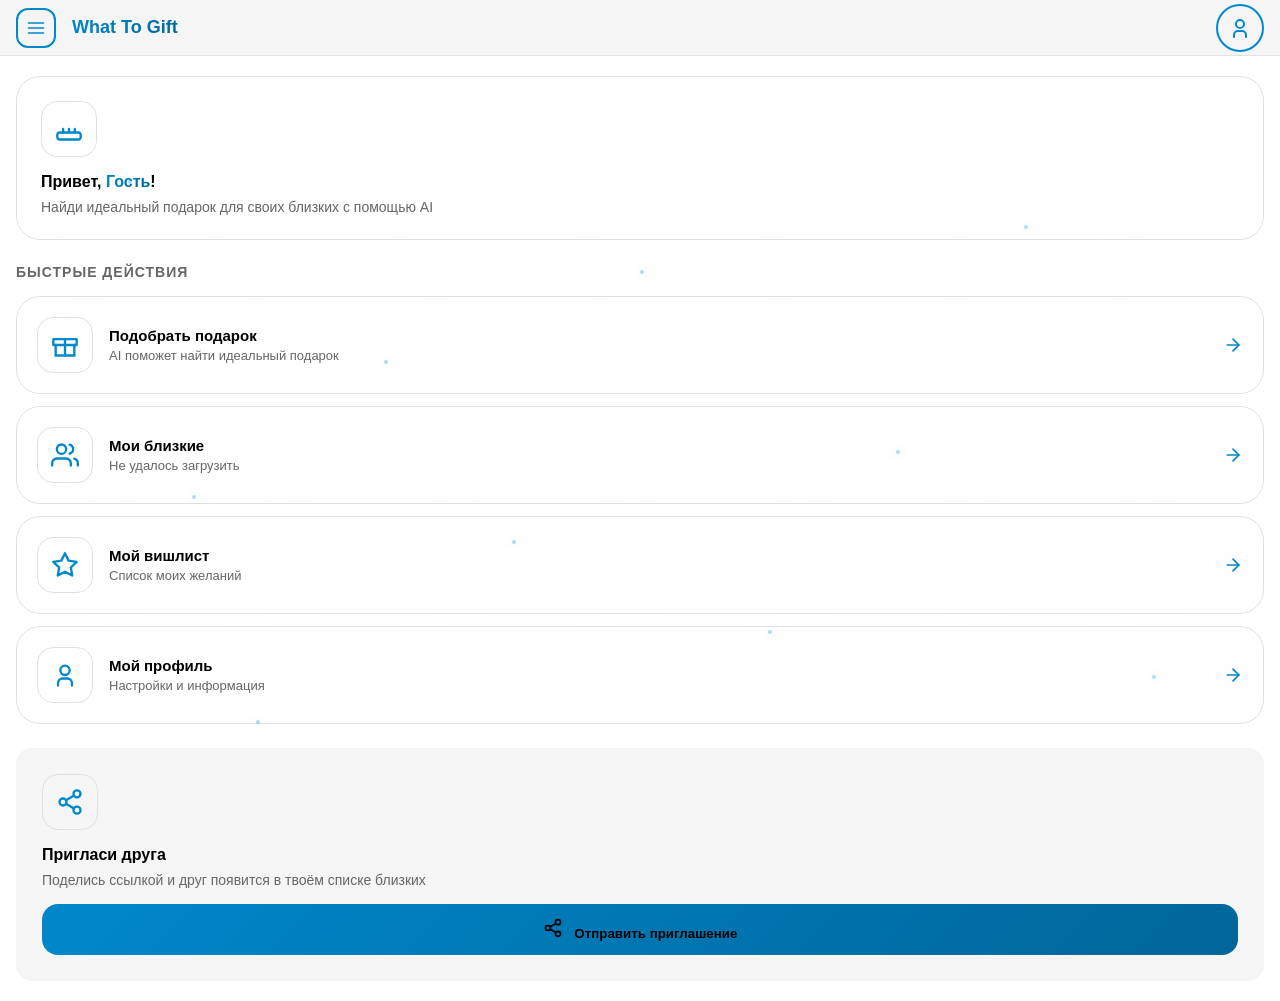
<file: frontend/index.html>
<!DOCTYPE html>
<html lang="ru">
<head>
    <meta charset="UTF-8">
    <meta name="viewport" content="width=device-width, initial-scale=1.0, maximum-scale=1.0, user-scalable=no">
    <title>WTG - What To Gift</title>
    <script src="https://telegram.org/js/telegram-web-app.js"></script>
    <link rel="stylesheet" href="css/styles.css">
    <link rel="stylesheet" href="css/icons.css">
</head>
<body>
    <!-- Floating Particles Background -->
    <div class="particle-container">
        <div class="particle"></div>
        <div class="particle"></div>
        <div class="particle"></div>
        <div class="particle"></div>
        <div class="particle"></div>
        <div class="particle"></div>
        <div class="particle"></div>
        <div class="particle"></div>
        <div class="particle"></div>
        <div class="particle"></div>
    </div>

    <!-- Header -->
    <header class="header">
        <div class="header-left">
            <button class="menu-btn header-icon" id="menuBtn">
                <svg width="20" height="20" viewBox="0 0 24 24" fill="none" xmlns="http://www.w3.org/2000/svg">
                    <path d="M3 12H21" stroke="currentColor" stroke-width="2" stroke-linecap="round"/>
                    <path d="M3 6H21" stroke="currentColor" stroke-width="2" stroke-linecap="round"/>
                    <path d="M3 18H21" stroke="currentColor" stroke-width="2" stroke-linecap="round"/>
                </svg>
            </button>
            <h1 class="header-title gradient-text">What To Gift</h1>
        </div>
        <a href="profile.html" class="profile-icon avatar-icon" id="profileIcon">
            <svg width="20" height="20" viewBox="0 0 24 24" fill="none" xmlns="http://www.w3.org/2000/svg">
                <circle cx="12" cy="8" r="4" stroke="currentColor" stroke-width="2"/>
                <path d="M6 21V19C6 16.7909 7.79086 15 10 15H14C16.2091 15 18 16.7909 18 19V21" stroke="currentColor" stroke-width="2" stroke-linecap="round"/>
            </svg>
        </a>
    </header>

    <!-- Main Content -->
    <main class="main">
        <div class="container">
            <!-- Welcome Section -->
            <div class="glass-card fade-in-up">
                <div class="icon-card floating">
                    <svg width="28" height="28" viewBox="0 0 24 24" fill="none" xmlns="http://www.w3.org/2000/svg">
                        <path d="M20 21H4C3.46957 21 2.96086 20.7893 2.58579 20.4142C2.21071 20.0391 2 19.5304 2 19V17C2 16.4696 2.21071 15.9609 2.58579 15.5858C2.96086 15.2107 3.46957 15 4 15H20C20.5304 15 21.0391 15.2107 21.4142 15.5858C21.7893 15.9609 22 16.4696 22 17V19C22 19.5304 21.7893 20.0391 21.4142 20.4142C21.0391 20.7893 20.5304 21 20 21Z" stroke="currentColor" stroke-width="2" stroke-linecap="round" stroke-linejoin="round"/>
                        <path d="M7 15V12" stroke="currentColor" stroke-width="2" stroke-linecap="round"/>
                        <path d="M12 15V12" stroke="currentColor" stroke-width="2" stroke-linecap="round"/>
                        <path d="M17 15V12" stroke="currentColor" stroke-width="2" stroke-linecap="round"/>
                    </svg>
                </div>
                <h2 class="card-title" style="margin-bottom: 8px;">Привет, <span id="userName" class="gradient-text">Гость</span>!</h2>
                <p class="card-text">Найди идеальный подарок для своих близких с помощью AI</p>
            </div>

            <!-- Quick Actions -->
            <h3 class="mb-16 mt-24" style="color: var(--text-secondary); font-size: 14px; text-transform: uppercase; letter-spacing: 1px;">Быстрые действия</h3>

            <a href="gift-picker.html" class="glass-card clickable stagger-item" style="margin-bottom: 12px; padding: 20px; display: flex; align-items: center; gap: 16px; text-decoration: none; color: inherit;">
                <div class="icon-card" style="margin: 0;">
                    <svg width="28" height="28" viewBox="0 0 24 24" fill="none" xmlns="http://www.w3.org/2000/svg">
                        <path d="M20 12V21H4V12" stroke="currentColor" stroke-width="2" stroke-linecap="round"/>
                        <path d="M22 7H2V12H22V7Z" stroke="currentColor" stroke-width="2" stroke-linecap="round" stroke-linejoin="round"/>
                        <path d="M12 21V7" stroke="currentColor" stroke-width="2" stroke-linecap="round"/>
                    </svg>
                </div>
                <div style="flex: 1;">
                    <div class="list-item-title" style="font-weight: 600; margin-bottom: 4px;">Подобрать подарок</div>
                    <div class="list-item-subtitle">AI поможет найти идеальный подарок</div>
                </div>
                <svg width="20" height="20" viewBox="0 0 24 24" fill="none" xmlns="http://www.w3.org/2000/svg" style="color: var(--accent);">
                    <path d="M5 12H19" stroke="currentColor" stroke-width="2" stroke-linecap="round"/>
                    <path d="M12 5L19 12L12 19" stroke="currentColor" stroke-width="2" stroke-linecap="round"/>
                </svg>
            </a>

            <a href="friends.html" class="glass-card clickable stagger-item" style="margin-bottom: 12px; padding: 20px; display: flex; align-items: center; gap: 16px; text-decoration: none; color: inherit;">
                <div class="icon-card" style="margin: 0;">
                    <svg width="28" height="28" viewBox="0 0 24 24" fill="none" xmlns="http://www.w3.org/2000/svg">
                        <path d="M17 21V19C17 17.9391 16.5786 16.9217 15.8284 16.1716C15.0783 15.4214 14.0609 15 13 15H5C3.93913 15 2.92172 15.4214 2.17157 16.1716C1.42143 16.9217 1 17.9391 1 19V21" stroke="currentColor" stroke-width="2" stroke-linecap="round"/>
                        <circle cx="9" cy="7" r="4" stroke="currentColor" stroke-width="2"/>
                        <path d="M23 21V19C22.9993 18.1137 22.7044 17.2528 22.1614 16.5523C21.6184 15.8519 20.8581 15.3516 20 15.13" stroke="currentColor" stroke-width="2" stroke-linecap="round"/>
                        <path d="M16 3.13C16.8604 3.35031 17.623 3.85071 18.1676 4.55232C18.7122 5.25392 19.0078 6.11683 19.0078 7.005C19.0078 7.89318 18.7122 8.75608 18.1676 9.45769C17.623 10.1593 16.8604 10.6597 16 10.88" stroke="currentColor" stroke-width="2" stroke-linecap="round"/>
                    </svg>
                </div>
                <div style="flex: 1;">
                    <div class="list-item-title" style="font-weight: 600; margin-bottom: 4px;">Мои близкие</div>
                    <div class="list-item-subtitle" id="friendsCount">Загрузка...</div>
                </div>
                <svg width="20" height="20" viewBox="0 0 24 24" fill="none" xmlns="http://www.w3.org/2000/svg" style="color: var(--accent);">
                    <path d="M5 12H19" stroke="currentColor" stroke-width="2" stroke-linecap="round"/>
                    <path d="M12 5L19 12L12 19" stroke="currentColor" stroke-width="2" stroke-linecap="round"/>
                </svg>
            </a>

            <a href="wishlist.html" class="glass-card clickable stagger-item" style="margin-bottom: 12px; padding: 20px; display: flex; align-items: center; gap: 16px; text-decoration: none; color: inherit;">
                <div class="icon-card" style="margin: 0;">
                    <svg width="28" height="28" viewBox="0 0 24 24" fill="none" xmlns="http://www.w3.org/2000/svg">
                        <path d="M12 2L15.09 8.26L22 9.27L17 14.14L18.18 21.02L12 17.77L5.82 21.02L7 14.14L2 9.27L8.91 8.26L12 2Z" stroke="currentColor" stroke-width="2" stroke-linecap="round" stroke-linejoin="round"/>
                    </svg>
                </div>
                <div style="flex: 1;">
                    <div class="list-item-title" style="font-weight: 600; margin-bottom: 4px;">Мой вишлист</div>
                    <div class="list-item-subtitle">Список моих желаний</div>
                </div>
                <svg width="20" height="20" viewBox="0 0 24 24" fill="none" xmlns="http://www.w3.org/2000/svg" style="color: var(--accent);">
                    <path d="M5 12H19" stroke="currentColor" stroke-width="2" stroke-linecap="round"/>
                    <path d="M12 5L19 12L12 19" stroke="currentColor" stroke-width="2" stroke-linecap="round"/>
                </svg>
            </a>

            <a href="profile.html" class="glass-card clickable stagger-item" style="margin-bottom: 12px; padding: 20px; display: flex; align-items: center; gap: 16px; text-decoration: none; color: inherit;">
                <div class="icon-card" style="margin: 0;">
                    <svg width="28" height="28" viewBox="0 0 24 24" fill="none" xmlns="http://www.w3.org/2000/svg">
                        <circle cx="12" cy="8" r="4" stroke="currentColor" stroke-width="2"/>
                        <path d="M6 21V19C6 16.7909 7.79086 15 10 15H14C16.2091 15 18 16.7909 18 19V21" stroke="currentColor" stroke-width="2" stroke-linecap="round"/>
                    </svg>
                </div>
                <div style="flex: 1;">
                    <div class="list-item-title" style="font-weight: 600; margin-bottom: 4px;">Мой профиль</div>
                    <div class="list-item-subtitle">Настройки и информация</div>
                </div>
                <svg width="20" height="20" viewBox="0 0 24 24" fill="none" xmlns="http://www.w3.org/2000/svg" style="color: var(--accent);">
                    <path d="M5 12H19" stroke="currentColor" stroke-width="2" stroke-linecap="round"/>
                    <path d="M12 5L19 12L12 19" stroke="currentColor" stroke-width="2" stroke-linecap="round"/>
                </svg>
            </a>

            <!-- Invite Section -->
            <div class="glass-card mt-24 neon-border">
                <div class="icon-card">
                    <svg width="28" height="28" viewBox="0 0 24 24" fill="none" xmlns="http://www.w3.org/2000/svg">
                        <circle cx="18" cy="5" r="3" stroke="currentColor" stroke-width="2"/>
                        <circle cx="6" cy="12" r="3" stroke="currentColor" stroke-width="2"/>
                        <circle cx="18" cy="19" r="3" stroke="currentColor" stroke-width="2"/>
                        <path d="M8.59 13.51L15.42 17.49" stroke="currentColor" stroke-width="2"/>
                        <path d="M15.41 6.51L8.59 10.49" stroke="currentColor" stroke-width="2"/>
                    </svg>
                </div>
                <h3 class="card-title">Пригласи друга</h3>
                <p class="card-text mb-16">Поделись ссылкой и друг появится в твоём списке близких</p>
                <button class="btn-modern btn-block" id="inviteBtn">
                    <svg width="20" height="20" viewBox="0 0 24 24" fill="none" xmlns="http://www.w3.org/2000/svg" style="margin-right: 8px;">
                        <circle cx="18" cy="5" r="3" stroke="currentColor" stroke-width="2"/>
                        <circle cx="6" cy="12" r="3" stroke="currentColor" stroke-width="2"/>
                        <circle cx="18" cy="19" r="3" stroke="currentColor" stroke-width="2"/>
                        <path d="M8.59 13.51L15.42 17.49" stroke="currentColor" stroke-width="2"/>
                        <path d="M15.41 6.51L8.59 10.49" stroke="currentColor" stroke-width="2"/>
                    </svg>
                    Отправить приглашение
                </button>
            </div>
        </div>
    </main>

    <!-- Scripts -->
    <script src="js/theme.js"></script>
    <script src="js/api.js"></script>
    <script src="js/menu.js"></script>
    <script>
        // Инициализация страницы
        document.addEventListener('DOMContentLoaded', async function() {
            // Инициализируем Telegram
            const tg = API.initTelegram();
            
            // Показываем имя пользователя
            const user = API.getTelegramUser();
            if (user && user.first_name) {
                document.getElementById('userName').textContent = user.first_name;
            }

            // Загружаем количество близких
            try {
                const data = await API.getClosePeople();
                const count = data.people ? data.people.length : 0;
                document.getElementById('friendsCount').textContent = 
                    count === 0 ? 'Пока никого нет' : 
                    `${count} ${declension(count, ['человек', 'человека', 'человек'])}`;
            } catch (error) {
                document.getElementById('friendsCount').textContent = 'Не удалось загрузить';
            }

            // Кнопка приглашения
            document.getElementById('inviteBtn').addEventListener('click', function() {
                const user = API.getTelegramUser();
                if (user && user.id) {
                    const inviteLink = `https://t.me/whataagift_bot?start=invite_${user.id}`;

                    if (window.Telegram && window.Telegram.WebApp) {
                        window.Telegram.WebApp.openTelegramLink(
                            `https://t.me/share/url?url=${encodeURIComponent(inviteLink)}&text=${encodeURIComponent('Присоединяйся к WTG - найди идеальный подарок!')}`
                        );
                    } else {
                        navigator.clipboard.writeText(inviteLink).then(() => {
                            alert('Ссылка скопирована!');
                        });
                    }
                } else {
                    API.showAlert('Не удалось создать ссылку');
                }
            });
        });

        // Склонение слов
        function declension(number, words) {
            const cases = [2, 0, 1, 1, 1, 2];
            return words[
                number % 100 > 4 && number % 100 < 20 
                    ? 2 
                    : cases[Math.min(number % 10, 5)]
            ];
        }
    </script>
</body>
</html>
</file>
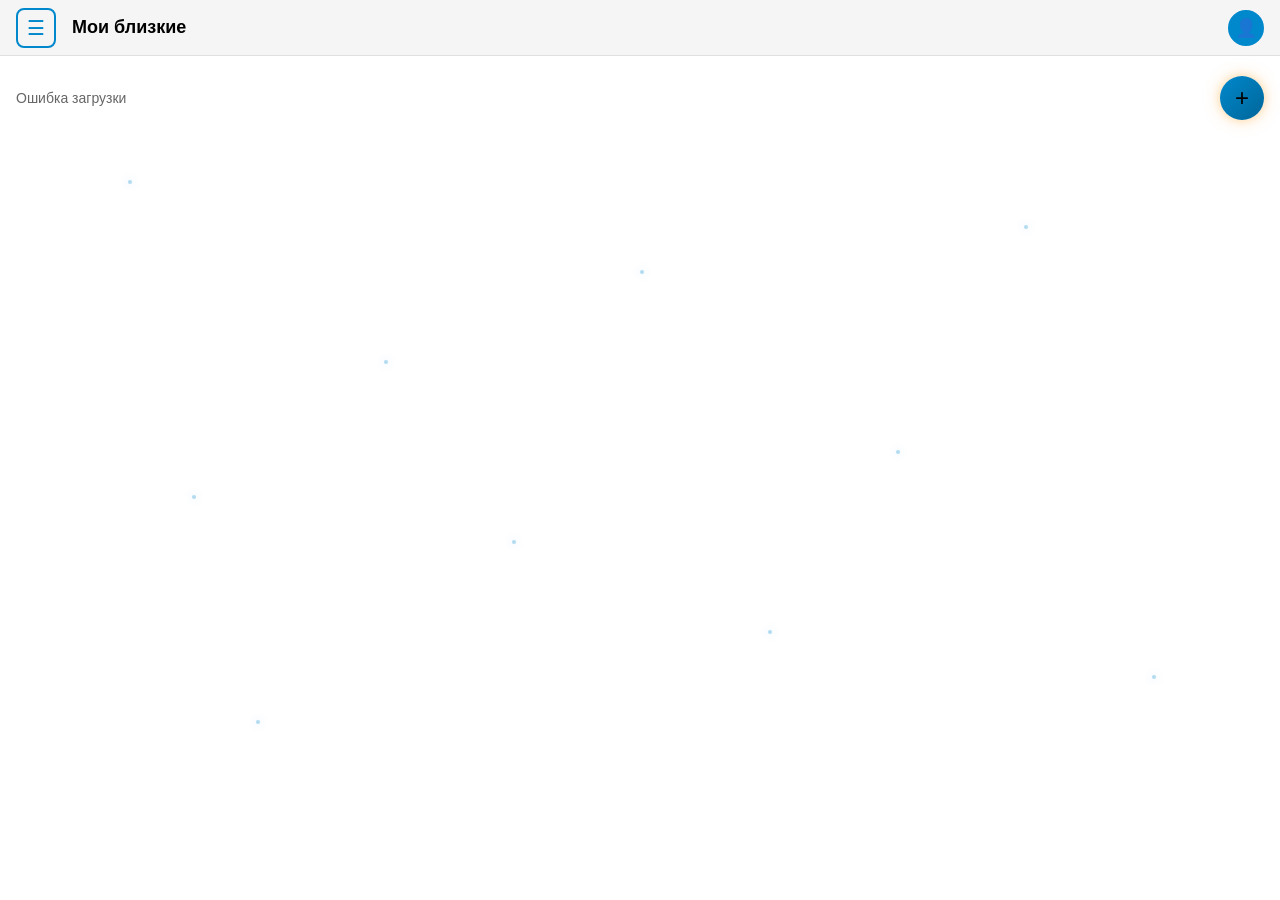
<file: frontend/friends.html>
<!DOCTYPE html>
<html lang="ru">
<head>
    <meta charset="UTF-8">
    <meta name="viewport" content="width=device-width, initial-scale=1.0, maximum-scale=1.0, user-scalable=no">
    <title>Мои близкие - WTG</title>
    <script src="https://telegram.org/js/telegram-web-app.js"></script>
    <link rel="stylesheet" href="css/styles.css">
    <link rel="stylesheet" href="css/icons.css">
    <style>
        .friends-header {
            display: flex;
            justify-content: space-between;
            align-items: center;
            margin-bottom: 20px;
        }

        .friends-count {
            font-size: 14px;
            color: var(--text-secondary);
        }

        .add-btn {
            width: 44px;
            height: 44px;
            border-radius: 50%;
            background: var(--gradient-primary);
            color: #000;
            border: none;
            font-size: 24px;
            cursor: pointer;
            display: flex;
            align-items: center;
            justify-content: center;
            transition: all 0.3s cubic-bezier(0.4, 0, 0.2, 1);
            box-shadow: 0 0 10px rgba(255, 149, 0, 0.3),
                        0 0 20px rgba(255, 149, 0, 0.2);
            animation: pulse-glow 2s ease-in-out infinite;
        }

        .add-btn:hover {
            transform: scale(1.1);
            box-shadow: 0 0 20px rgba(255, 149, 0, 0.5),
                        0 0 40px rgba(255, 149, 0, 0.3);
        }

        .add-btn:active {
            transform: scale(0.95);
        }

        .friend-card {
            background: var(--gradient-card);
            border: 2px solid var(--border);
            border-radius: 16px;
            padding: 16px;
            margin-bottom: 12px;
            cursor: pointer;
            transition: all 0.4s cubic-bezier(0.4, 0, 0.2, 1);
            position: relative;
            overflow: hidden;
        }

        .friend-card::after {
            content: '';
            position: absolute;
            top: 0;
            left: 0;
            width: 100%;
            height: 100%;
            background: linear-gradient(
                90deg,
                transparent 0%,
                rgba(255, 149, 0, 0.1) 50%,
                transparent 100%
            );
            background-size: 200% 100%;
            animation: shimmer-shine 3s infinite;
            pointer-events: none;
            opacity: 0;
            transition: opacity 0.3s;
        }

        .friend-card:hover {
            border-color: var(--accent);
            background: var(--gradient-hover);
            transform: translateY(-4px) scale(1.02);
            box-shadow: 0 0 20px rgba(255, 149, 0, 0.4),
                        0 0 40px rgba(255, 149, 0, 0.2),
                        0 8px 24px rgba(0, 0, 0, 0.3);
        }

        .friend-card:hover::after {
            opacity: 1;
        }

        .friend-card-header {
            display: flex;
            align-items: center;
            gap: 12px;
        }

        .friend-avatar {
            width: 50px;
            height: 50px;
            border-radius: 50%;
            background: var(--gradient-primary);
            color: #000;
            display: flex;
            align-items: center;
            justify-content: center;
            font-size: 20px;
            flex-shrink: 0;
            border: 2px solid var(--accent);
            box-shadow: 0 0 15px rgba(255, 149, 0, 0.4);
            transition: all 0.3s cubic-bezier(0.4, 0, 0.2, 1);
            position: relative;
            z-index: 2;
        }

        .friend-card:hover .friend-avatar {
            transform: scale(1.1) rotate(5deg);
            box-shadow: 0 0 25px rgba(255, 149, 0, 0.6);
        }

        .friend-info {
            flex: 1;
            min-width: 0;
        }

        .friend-name {
            font-size: 16px;
            font-weight: 600;
            margin-bottom: 2px;
        }

        .friend-relation {
            font-size: 13px;
            color: var(--accent);
        }

        .friend-details {
            font-size: 13px;
            color: var(--text-secondary);
            margin-top: 4px;
        }

        .friend-arrow {
            color: var(--text-secondary);
            font-size: 18px;
        }

        /* Modal */
        .modal-overlay {
            position: fixed;
            top: 0;
            left: 0;
            right: 0;
            bottom: 0;
            background-color: var(--overlay);
            z-index: 400;
            display: none;
            align-items: flex-end;
            justify-content: center;
        }

        .modal-overlay.active {
            display: flex;
        }

        .modal {
            background-color: var(--bg-primary);
            border-radius: 20px 20px 0 0;
            width: 100%;
            max-width: 500px;
            max-height: 90vh;
            overflow-y: auto;
            padding: 20px;
            transform: translateY(100%);
            transition: transform 0.3s ease;
        }

        .modal-overlay.active .modal {
            transform: translateY(0);
        }

        .modal-header {
            display: flex;
            justify-content: space-between;
            align-items: center;
            margin-bottom: 20px;
        }

        .modal-title {
            font-size: 20px;
            font-weight: 600;
        }

        .modal-close {
            width: 36px;
            height: 36px;
            border-radius: 50%;
            background-color: var(--bg-secondary);
            border: none;
            color: var(--text-primary);
            font-size: 20px;
            cursor: pointer;
            display: flex;
            align-items: center;
            justify-content: center;
        }

        .form-group {
            margin-bottom: 16px;
        }

        .form-label {
            display: block;
            font-size: 14px;
            font-weight: 500;
            color: var(--text-secondary);
            margin-bottom: 8px;
        }

        .form-input {
            width: 100%;
            padding: 14px;
            font-size: 16px;
            background-color: var(--bg-secondary);
            border: 2px solid var(--border);
            border-radius: 10px;
            color: var(--text-primary);
        }

        .form-input:focus {
            outline: none;
            border-color: var(--accent);
        }

        .form-select {
            width: 100%;
            padding: 14px;
            font-size: 16px;
            background-color: var(--bg-secondary);
            border: 2px solid var(--border);
            border-radius: 10px;
            color: var(--text-primary);
            cursor: pointer;
            appearance: none;
            background-image: url("data:image/svg+xml,%3Csvg xmlns='http://www.w3.org/2000/svg' width='16' height='16' viewBox='0 0 24 24' fill='none' stroke='%23666' stroke-width='2'%3E%3Cpath d='M6 9l6 6 6-6'/%3E%3C/svg%3E");
            background-repeat: no-repeat;
            background-position: right 14px center;
        }

        .form-select:focus {
            outline: none;
            border-color: var(--accent);
        }

        .form-textarea {
            width: 100%;
            padding: 14px;
            font-size: 16px;
            background-color: var(--bg-secondary);
            border: 2px solid var(--border);
            border-radius: 10px;
            color: var(--text-primary);
            min-height: 80px;
            resize: vertical;
            font-family: inherit;
        }

        .form-textarea:focus {
            outline: none;
            border-color: var(--accent);
        }

        .gender-buttons {
            display: flex;
            gap: 10px;
        }

        .gender-btn {
            flex: 1;
            padding: 14px;
            font-size: 15px;
            border: 2px solid var(--border);
            border-radius: 10px;
            background: var(--bg-secondary);
            color: var(--text-primary);
            cursor: pointer;
            transition: all 0.2s;
        }

        .gender-btn.active {
            border-color: var(--accent);
            background-color: var(--accent);
            color: var(--bg-primary);
        }

        .modal-actions {
            display: flex;
            gap: 12px;
            margin-top: 24px;
        }

        .modal-actions .btn {
            flex: 1;
        }

        .delete-btn {
            background-color: #e53935;
            border-color: #e53935;
            color: white;
        }

        .delete-btn:hover {
            background-color: #c62828;
            border-color: #c62828;
        }

        /* Birthday display */
        .birthday-info {
            display: flex;
            align-items: center;
            gap: 8px;
            margin-top: 4px;
        }

        .birthday-badge {
            background-color: var(--accent);
            color: var(--bg-primary);
            padding: 2px 8px;
            border-radius: 10px;
            font-size: 11px;
            font-weight: 600;
        }

        .days-until {
            font-size: 12px;
            color: var(--accent);
        }
    </style>
</head>
<body>
    <!-- Floating Particles Background -->
    <div class="particle-container">
        <div class="particle"></div>
        <div class="particle"></div>
        <div class="particle"></div>
        <div class="particle"></div>
        <div class="particle"></div>
        <div class="particle"></div>
        <div class="particle"></div>
        <div class="particle"></div>
        <div class="particle"></div>
        <div class="particle"></div>
    </div>

    <!-- Header -->
    <header class="header">
        <div class="header-left">
            <button class="menu-btn" id="menuBtn">☰</button>
            <h1 class="header-title">Мои близкие</h1>
        </div>
        <a href="profile.html" class="profile-icon" id="profileIcon">👤</a>
    </header>

    <!-- Main Content -->
    <main class="main">
        <div class="container">
            <div class="friends-header">
                <span class="friends-count" id="friendsCount">Загрузка...</span>
                <button class="add-btn" id="addBtn" title="Добавить">+</button>
            </div>

            <!-- Friends List -->
            <div id="friendsList"></div>

            <!-- Empty State -->
            <div class="empty-state" id="emptyState" style="display: none;">
                <div class="empty-state-icon">👥</div>
                <h3 class="empty-state-title">Пока никого нет</h3>
                <p class="empty-state-text">Добавьте близких людей, чтобы подбирать им подарки</p>
                <button class="btn btn-primary" id="addFirstBtn">+ Добавить первого</button>
            </div>
        </div>
    </main>

    <!-- Add/Edit Modal -->
    <div class="modal-overlay" id="modalOverlay">
        <div class="modal">
            <div class="modal-header">
                <h2 class="modal-title" id="modalTitle">Добавить близкого</h2>
                <button class="modal-close" id="modalClose">×</button>
            </div>

            <form id="personForm">
                <input type="hidden" id="personId">

                <div class="form-group">
                    <label class="form-label">Имя *</label>
                    <input type="text" class="form-input" id="personName" placeholder="Как зовут?" required>
                </div>

                <div class="form-group">
                    <label class="form-label">Кто это</label>
                    <select class="form-select" id="personRelation">
                        <option value="">Выберите...</option>
                        <optgroup label="Семья">
                            <option value="папа">👨 Папа</option>
                            <option value="мама">👩 Мама</option>
                            <option value="брат">👦 Брат</option>
                            <option value="сестра">👧 Сестра</option>
                            <option value="муж">💑 Муж</option>
                            <option value="жена">💑 Жена</option>
                            <option value="сын">👦 Сын</option>
                            <option value="дочь">👧 Дочь</option>
                            <option value="дедушка">👴 Дедушка</option>
                            <option value="бабушка">👵 Бабушка</option>
                            <option value="дядя">👨 Дядя</option>
                            <option value="тётя">👩 Тётя</option>
                        </optgroup>
                        <optgroup label="Отношения">
                            <option value="парень">💙 Парень</option>
                            <option value="девушка">💗 Девушка</option>
                        </optgroup>
                        <optgroup label="Друзья">
                            <option value="лучший друг">⭐ Лучший друг</option>
                            <option value="лучшая подруга">⭐ Лучшая подруга</option>
                            <option value="друг">👋 Друг</option>
                            <option value="подруга">👋 Подруга</option>
                        </optgroup>
                        <optgroup label="Работа">
                            <option value="коллега">💼 Коллега</option>
                            <option value="начальник">👔 Начальник</option>
                        </optgroup>
                        <option value="другое">Другое</option>
                    </select>
                </div>

                <div class="form-group">
                    <label class="form-label">Пол</label>
                    <div class="gender-buttons">
                        <button type="button" class="gender-btn" data-gender="m">👨 Мужской</button>
                        <button type="button" class="gender-btn" data-gender="f">👩 Женский</button>
                    </div>
                </div>

                <div class="form-group">
                    <label class="form-label">Дата рождения</label>
                    <div style="display: flex; gap: 10px;">
                        <input type="number" class="form-input" id="birthDay" placeholder="День" min="1" max="31" style="flex: 1;">
                        <input type="number" class="form-input" id="birthMonth" placeholder="Месяц" min="1" max="12" style="flex: 1;">
                        <input type="number" class="form-input" id="birthYear" placeholder="Год" min="1920" max="2025" style="flex: 1.5;">
                    </div>
                </div>

                <div class="form-group">
                    <label class="form-label">Интересы и увлечения</label>
                    <textarea class="form-textarea" id="personInterests" placeholder="Чем увлекается? Что любит? Хобби..."></textarea>
                </div>

                <div class="modal-actions">
                    <button type="button" class="btn btn-outline" id="cancelBtn">Отмена</button>
                    <button type="submit" class="btn btn-primary" id="saveBtn">Сохранить</button>
                </div>

                <div class="modal-actions" id="deleteSection" style="display: none; margin-top: 12px;">
                    <button type="button" class="btn delete-btn btn-block" id="deleteBtn">🗑 Удалить</button>
                </div>
            </form>
        </div>
    </div>

    <!-- Scripts -->
    <script src="js/theme.js"></script>
    <script src="js/api.js"></script>
    <script src="js/menu.js"></script>
    <script>
        // State
        let closePeople = [];
        let editingPerson = null;
        let selectedGender = '';

        // DOM Elements
        const modalOverlay = document.getElementById('modalOverlay');
        const personForm = document.getElementById('personForm');

        // Initialize
        document.addEventListener('DOMContentLoaded', async function() {
            API.initTelegram();
            await loadFriends();
            setupEventListeners();
        });

        async function loadFriends() {
            try {
                const data = await API.getClosePeople();
                closePeople = data.people || [];
                renderFriends();
            } catch (error) {
                console.error('Error loading friends:', error);
                document.getElementById('friendsCount').textContent = 'Ошибка загрузки';
            }
        }

        function renderFriends() {
            const container = document.getElementById('friendsList');
            const emptyState = document.getElementById('emptyState');
            const countEl = document.getElementById('friendsCount');

            if (closePeople.length === 0) {
                container.innerHTML = '';
                emptyState.style.display = 'block';
                countEl.textContent = '0 человек';
                return;
            }

            emptyState.style.display = 'none';
            countEl.textContent = `${closePeople.length} ${declension(closePeople.length, ['человек', 'человека', 'человек'])}`;

            container.innerHTML = closePeople.map((person, index) => {
                const age = calculateAge(person.birthdate);
                const ageText = age ? `${age} ${declension(age, ['год', 'года', 'лет'])}` : '';

                // SVG иконки вместо эмодзи
                const genderIconMale = `<svg width="24" height="24" viewBox="0 0 24 24" fill="none" xmlns="http://www.w3.org/2000/svg" class="icon-male"><circle cx="10" cy="14" r="6" stroke="currentColor" stroke-width="2"/><path d="M15 9L21 3" stroke="currentColor" stroke-width="2" stroke-linecap="round"/><path d="M15 3H21V9" stroke="currentColor" stroke-width="2" stroke-linecap="round" stroke-linejoin="round"/></svg>`;
                const genderIconFemale = `<svg width="24" height="24" viewBox="0 0 24 24" fill="none" xmlns="http://www.w3.org/2000/svg" class="icon-female"><circle cx="12" cy="8" r="6" stroke="currentColor" stroke-width="2"/><path d="M12 14V22" stroke="currentColor" stroke-width="2" stroke-linecap="round"/><path d="M8 18H16" stroke="currentColor" stroke-width="2" stroke-linecap="round"/></svg>`;
                const genderIconDefault = `<svg width="24" height="24" viewBox="0 0 24 24" fill="none" xmlns="http://www.w3.org/2000/svg"><circle cx="12" cy="8" r="4" stroke="currentColor" stroke-width="2"/><path d="M6 21V19C6 16.7909 7.79086 15 10 15H14C16.2091 15 18 16.7909 18 19V21" stroke="currentColor" stroke-width="2" stroke-linecap="round"/></svg>`;

                const genderIcon = person.gender === 'm' ? genderIconMale : person.gender === 'f' ? genderIconFemale : genderIconDefault;
                const daysUntil = getDaysUntilBirthday(person.birthdate);

                let birthdayBadge = '';
                if (daysUntil !== null) {
                    const cakeIcon = `<svg width="16" height="16" viewBox="0 0 24 24" fill="none" xmlns="http://www.w3.org/2000/svg" style="margin-right: 4px; vertical-align: middle;"><path d="M20 21H4C3.46957 21 2.96086 20.7893 2.58579 20.4142C2.21071 20.0391 2 19.5304 2 19V17C2 16.4696 2.21071 15.9609 2.58579 15.5858C2.96086 15.2107 3.46957 15 4 15H20C20.5304 15 21.0391 15.2107 21.4142 15.5858C21.7893 15.9609 22 16.4696 22 17V19C22 19.5304 21.7893 20.0391 21.4142 20.4142C21.0391 20.7893 20.5304 21 20 21Z" stroke="currentColor" stroke-width="2" stroke-linecap="round" stroke-linejoin="round"/><path d="M7 15V12" stroke="currentColor" stroke-width="2" stroke-linecap="round"/><path d="M12 15V12" stroke="currentColor" stroke-width="2" stroke-linecap="round"/><path d="M17 15V12" stroke="currentColor" stroke-width="2" stroke-linecap="round"/></svg>`;
                    if (daysUntil === 0) {
                        birthdayBadge = `<span class="birthday-badge badge-glow">${cakeIcon}Сегодня!</span>`;
                    } else if (daysUntil <= 7) {
                        birthdayBadge = `<span class="days-until status-icon warning">${cakeIcon}через ${daysUntil} ${declension(daysUntil, ['день', 'дня', 'дней'])}</span>`;
                    } else if (daysUntil <= 30) {
                        birthdayBadge = `<span class="days-until status-icon">${cakeIcon}через ${daysUntil} дн.</span>`;
                    }
                }

                const relation = person.relation || '';

                // Аватар: фото или иконка
                const avatarContent = person.photo_url
                    ? `<img src="${escapeHtml(person.photo_url)}" alt="avatar" style="width: 100%; height: 100%; border-radius: 50%; object-fit: cover;">`
                    : genderIcon;

                return `
                    <div class="friend-card" data-id="${person.id}">
                        <div class="friend-card-header">
                            <div class="friend-avatar">${avatarContent}</div>
                            <div class="friend-info">
                                <div class="friend-name">${escapeHtml(person.name)}</div>
                                ${relation ? `<div class="friend-relation">${escapeHtml(relation)}</div>` : ''}
                                <div class="friend-details">
                                    ${ageText}${ageText && person.interests ? ' • ' : ''}${person.interests ? truncate(person.interests, 30) : ''}
                                </div>
                                ${birthdayBadge ? `<div class="birthday-info">${birthdayBadge}</div>` : ''}
                            </div>
                            <span class="friend-arrow">→</span>
                        </div>
                    </div>
                `;
            }).join('');

            // Add click handlers
            container.querySelectorAll('.friend-card').forEach(card => {
                card.addEventListener('click', () => {
                    const person = closePeople.find(p => p.id === parseInt(card.dataset.id));
                    if (person) {
                        // Передаём person_db_id для поиска в БД
                        // Если есть person_id (Telegram ID), передаём и его для wishlist
                        let url = `person-detail.html?person_db_id=${person.id}`;
                        if (person.person_id) {
                            url += `&person_id=${person.person_id}`;
                        }
                        window.location.href = url;
                    }
                });
            });
        }

        function setupEventListeners() {
            // Add buttons
            document.getElementById('addBtn').addEventListener('click', openAddModal);
            document.getElementById('addFirstBtn').addEventListener('click', openAddModal);

            // Modal close
            document.getElementById('modalClose').addEventListener('click', closeModal);
            document.getElementById('cancelBtn').addEventListener('click', closeModal);
            modalOverlay.addEventListener('click', (e) => {
                if (e.target === modalOverlay) closeModal();
            });

            // Gender buttons
            document.querySelectorAll('.gender-btn').forEach(btn => {
                btn.addEventListener('click', function() {
                    document.querySelectorAll('.gender-btn').forEach(b => b.classList.remove('active'));
                    this.classList.add('active');
                    selectedGender = this.dataset.gender;
                });
            });

            // Form submit
            personForm.addEventListener('submit', handleSubmit);

            // Delete button
            document.getElementById('deleteBtn').addEventListener('click', handleDelete);
        }

        function openAddModal() {
            editingPerson = null;
            selectedGender = '';
            
            document.getElementById('modalTitle').textContent = 'Добавить близкого';
            document.getElementById('personId').value = '';
            document.getElementById('personName').value = '';
            document.getElementById('personRelation').value = '';
            document.getElementById('birthDay').value = '';
            document.getElementById('birthMonth').value = '';
            document.getElementById('birthYear').value = '';
            document.getElementById('personInterests').value = '';
            document.querySelectorAll('.gender-btn').forEach(b => b.classList.remove('active'));
            document.getElementById('deleteSection').style.display = 'none';
            
            modalOverlay.classList.add('active');
        }

        function openEditModal(person) {
            editingPerson = person;
            selectedGender = person.gender || '';
            
            document.getElementById('modalTitle').textContent = 'Редактировать';
            document.getElementById('personId').value = person.id;
            document.getElementById('personName').value = person.name || '';
            document.getElementById('personRelation').value = person.relation || '';
            
            // Парсим дату рождения
            if (person.birthdate) {
                const parts = person.birthdate.split('-');
                if (parts.length === 3) {
                    document.getElementById('birthYear').value = parts[0];
                    document.getElementById('birthMonth').value = parseInt(parts[1]);
                    document.getElementById('birthDay').value = parseInt(parts[2]);
                }
            } else {
                document.getElementById('birthDay').value = '';
                document.getElementById('birthMonth').value = '';
                document.getElementById('birthYear').value = '';
            }
            
            document.getElementById('personInterests').value = person.interests || '';
            
            document.querySelectorAll('.gender-btn').forEach(b => {
                b.classList.toggle('active', b.dataset.gender === selectedGender);
            });
            
            document.getElementById('deleteSection').style.display = 'block';
            
            modalOverlay.classList.add('active');
        }

        function closeModal() {
            modalOverlay.classList.remove('active');
            editingPerson = null;
        }

        async function handleSubmit(e) {
            e.preventDefault();

            const name = document.getElementById('personName').value.trim();
            const relation = document.getElementById('personRelation').value;
            const birthDay = document.getElementById('birthDay').value;
            const birthMonth = document.getElementById('birthMonth').value;
            const birthYear = document.getElementById('birthYear').value;
            const interests = document.getElementById('personInterests').value.trim();

            if (!name) {
                API.showAlert('Введите имя');
                return;
            }

            // Собираем дату в формат YYYY-MM-DD
            let birthdate = '';
            if (birthDay && birthMonth && birthYear) {
                const day = birthDay.toString().padStart(2, '0');
                const month = birthMonth.toString().padStart(2, '0');
                birthdate = `${birthYear}-${month}-${day}`;
            }

            const saveBtn = document.getElementById('saveBtn');
            saveBtn.disabled = true;
            saveBtn.textContent = 'Сохранение...';

            try {
                if (editingPerson) {
                    // Update
                    await API.updateClosePerson({
                        person_db_id: editingPerson.id,
                        name: name,
                        gender: selectedGender,
                        birthdate: birthdate,
                        interests: interests,
                        relation: relation
                    });
                } else {
                    // Add new
                    await API.addClosePerson({
                        name: name,
                        gender: selectedGender,
                        birthdate: birthdate,
                        interests: interests,
                        relation: relation
                    });
                }

                closeModal();
                await loadFriends();
                
            } catch (error) {
                console.error('Error saving:', error);
                API.showAlert('Ошибка сохранения: ' + error.message);
            } finally {
                saveBtn.disabled = false;
                saveBtn.textContent = 'Сохранить';
            }
        }

        async function handleDelete() {
            if (!editingPerson) return;

            API.showConfirm(`Удалить ${editingPerson.name} из списка?`, async (confirmed) => {
                if (!confirmed) return;

                try {
                    await API.deleteClosePeople([editingPerson.id]);
                    closeModal();
                    await loadFriends();
                } catch (error) {
                    console.error('Error deleting:', error);
                    API.showAlert('Ошибка удаления');
                }
            });
        }

        // Helpers
        function calculateAge(birthdate) {
            if (!birthdate) return null;
            const today = new Date();
            const birth = new Date(birthdate);
            let age = today.getFullYear() - birth.getFullYear();
            const monthDiff = today.getMonth() - birth.getMonth();
            if (monthDiff < 0 || (monthDiff === 0 && today.getDate() < birth.getDate())) {
                age--;
            }
            return age;
        }

        function getDaysUntilBirthday(birthdate) {
            if (!birthdate) return null;
            const today = new Date();
            const birth = new Date(birthdate);
            
            // Set birthday to this year
            let nextBirthday = new Date(today.getFullYear(), birth.getMonth(), birth.getDate());
            
            // If birthday has passed this year, set to next year
            if (nextBirthday < today) {
                nextBirthday.setFullYear(today.getFullYear() + 1);
            }
            
            const diffTime = nextBirthday - today;
            const diffDays = Math.ceil(diffTime / (1000 * 60 * 60 * 24));
            
            return diffDays;
        }

        function declension(number, words) {
            const cases = [2, 0, 1, 1, 1, 2];
            return words[
                number % 100 > 4 && number % 100 < 20 
                    ? 2 
                    : cases[Math.min(number % 10, 5)]
            ];
        }

        function truncate(str, length) {
            if (str.length <= length) return str;
            return str.slice(0, length) + '...';
        }

        function escapeHtml(text) {
            const div = document.createElement('div');
            div.textContent = text;
            return div.innerHTML;
        }
    </script>
</body>
</html>
</file>
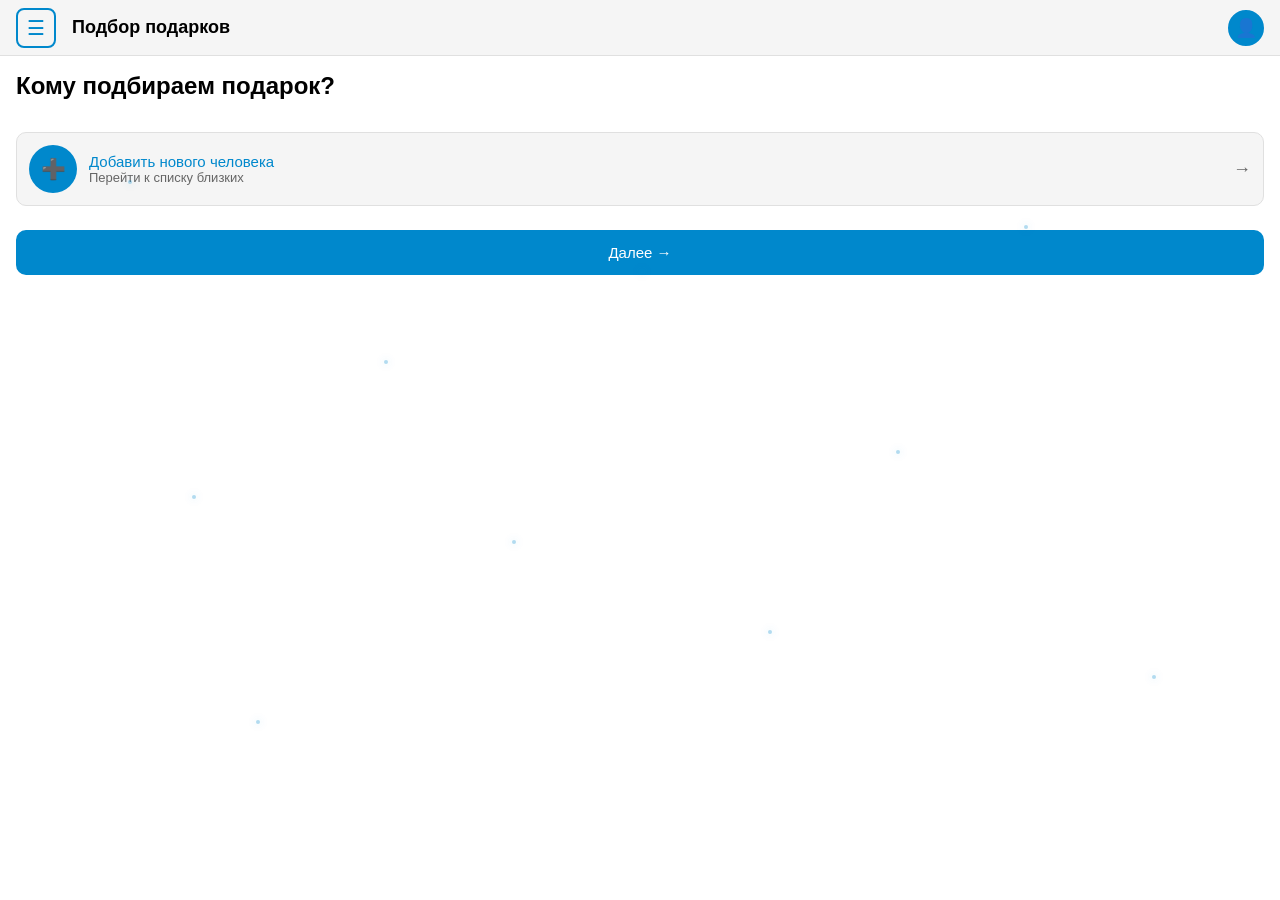
<file: frontend/gift-picker.html>
<!DOCTYPE html>
<html lang="ru">
<head>
    <meta charset="UTF-8">
    <meta name="viewport" content="width=device-width, initial-scale=1.0, maximum-scale=1.0, user-scalable=no">
    <title>Подбор подарков - WTG</title>
    <script src="https://telegram.org/js/telegram-web-app.js"></script>
    <link rel="stylesheet" href="css/styles.css">
    <link rel="stylesheet" href="css/icons.css">
    <style>
        body {
            max-width: 100vw;
            overflow-x: hidden;
        }

        .container {
            max-width: 100%;
            padding: 16px;
            box-sizing: border-box;
        }

        .step {
            display: none;
        }
        .step.active {
            display: block;
        }

        .people-grid {
            display: grid;
            grid-template-columns: repeat(auto-fill, minmax(140px, 1fr));
            gap: 12px;
            margin-top: 12px;
        }

        .person-card {
            background: var(--gradient-card);
            border: 2px solid var(--border);
            border-radius: 16px;
            padding: 14px;
            cursor: pointer;
            transition: all 0.4s cubic-bezier(0.4, 0, 0.2, 1);
            text-align: center;
            position: relative;
            overflow: hidden;
        }

        .person-card::before {
            content: '';
            position: absolute;
            top: 0;
            left: -100%;
            width: 100%;
            height: 100%;
            background: linear-gradient(90deg, transparent, rgba(255,149,0,0.15), transparent);
            transition: left 0.5s;
        }

        .person-card:hover::before {
            left: 100%;
        }

        .person-card:hover {
            border-color: var(--accent);
            background: var(--gradient-hover);
            transform: translateY(-4px) scale(1.05);
            box-shadow: 0 0 15px rgba(255, 149, 0, 0.3),
                        0 6px 20px rgba(0, 0, 0, 0.2);
        }

        .person-card.selected {
            border-color: var(--accent);
            background: var(--gradient-primary);
            box-shadow: 0 0 20px rgba(255, 149, 0, 0.5),
                        0 0 40px rgba(255, 149, 0, 0.3);
        }

        .person-card.selected .person-card-name {
            color: #000;
            font-weight: 700;
        }

        .person-card-avatar {
            width: 64px;
            height: 64px;
            border-radius: 50%;
            margin: 0 auto 8px;
            background: var(--gradient-primary);
            display: flex;
            align-items: center;
            justify-content: center;
            font-size: 32px;
            box-shadow: 0 2px 8px rgba(0, 0, 0, 0.1);
        }

        .person-card.selected .person-card-avatar {
            box-shadow: 0 0 15px rgba(255, 149, 0, 0.6);
        }

        .person-card-name {
            font-size: 14px;
            font-weight: 600;
            color: var(--text-primary);
            margin-bottom: 4px;
        }

        .person-card-age {
            font-size: 12px;
            color: var(--text-secondary);
        }

        .person-info {
            background: var(--gradient-card);
            border: 1px solid var(--border);
            border-radius: 16px;
            padding: 16px;
            margin-top: 16px;
        }

        .person-info-row {
            display: flex;
            justify-content: space-between;
            padding: 8px 0;
            border-bottom: 1px solid var(--border);
        }

        .person-info-row:last-child {
            border-bottom: none;
        }

        .person-info-label {
            color: var(--text-secondary);
            font-size: 14px;
        }

        .person-info-value {
            font-size: 14px;
            font-weight: 500;
        }

        .event-grid {
            display: grid;
            grid-template-columns: repeat(2, 1fr);
            gap: 10px;
            margin-top: 12px;
        }

        .event-btn {
            padding: 14px;
            border: 2px solid var(--border);
            border-radius: 12px;
            background: var(--gradient-card);
            color: var(--text-primary);
            font-size: 14px;
            cursor: pointer;
            transition: all 0.4s cubic-bezier(0.4, 0, 0.2, 1);
            text-align: center;
            position: relative;
            overflow: hidden;
        }

        .event-btn::before {
            content: '';
            position: absolute;
            top: 0;
            left: -100%;
            width: 100%;
            height: 100%;
            background: linear-gradient(90deg, transparent, rgba(255,149,0,0.2), transparent);
            transition: left 0.5s;
        }

        .event-btn:hover::before {
            left: 100%;
        }

        .event-btn:hover {
            border-color: var(--accent);
            background: var(--gradient-hover);
            transform: translateY(-4px) scale(1.05);
            box-shadow: 0 0 15px rgba(255, 149, 0, 0.3),
                        0 6px 20px rgba(0, 0, 0, 0.2);
        }

        .event-btn.active {
            border-color: var(--accent);
            background: var(--gradient-primary);
            color: #000;
            box-shadow: 0 0 20px rgba(255, 149, 0, 0.5),
                        0 0 40px rgba(255, 149, 0, 0.3);
            animation: pulse-glow 2s ease-in-out infinite;
        }

        .budget-inputs {
            display: flex;
            gap: 12px;
            align-items: center;
            margin-top: 12px;
        }

        .budget-input {
            flex: 1;
            padding: 12px;
            font-size: 16px;
            background-color: var(--bg-secondary);
            border: 2px solid var(--border);
            border-radius: 10px;
            color: var(--text-primary);
            text-align: center;
        }

        .budget-input:focus {
            outline: none;
            border-color: var(--accent);
        }

        .budget-separator {
            color: var(--text-secondary);
            font-size: 18px;
        }

        .wishes-textarea {
            width: 100%;
            min-height: 100px;
            padding: 12px;
            font-size: 15px;
            background-color: var(--bg-secondary);
            border: 2px solid var(--border);
            border-radius: 10px;
            color: var(--text-primary);
            resize: vertical;
            font-family: inherit;
            margin-top: 12px;
        }

        .wishes-textarea:focus {
            outline: none;
            border-color: var(--accent);
        }

        .loading-container {
            text-align: center;
            padding: 60px 20px;
        }

        .loading-icon {
            margin: 0 auto;
            width: 80px;
            height: 80px;
            display: flex;
            align-items: center;
            justify-content: center;
            animation: bounce-glow 1s infinite;
        }

        .loading-icon svg {
            width: 64px;
            height: 64px;
            color: var(--accent);
            filter: drop-shadow(0 0 10px var(--accent));
        }

        @keyframes bounce-glow {
            0%, 100% {
                transform: translateY(0) scale(1) rotate(0deg);
                filter: drop-shadow(0 0 15px rgba(255, 149, 0, 0.4));
            }
            25% {
                transform: translateY(-5px) scale(1.05) rotate(-5deg);
            }
            50% {
                transform: translateY(-15px) scale(1.15) rotate(0deg);
                filter: drop-shadow(0 0 30px rgba(255, 149, 0, 0.7));
            }
            75% {
                transform: translateY(-5px) scale(1.05) rotate(5deg);
            }
        }

        .loading-text {
            margin-top: 20px;
            font-size: 18px;
            font-weight: 500;
        }

        .loading-subtext {
            margin-top: 8px;
            color: var(--text-secondary);
            font-size: 14px;
        }

        /* Results */
        .results-header {
            display: flex;
            justify-content: space-between;
            align-items: center;
            margin-bottom: 16px;
        }

        .results-count {
            font-size: 14px;
            color: var(--text-secondary);
        }

        .gift-item {
            background: var(--gradient-card);
            border: 2px solid var(--border);
            border-radius: 16px;
            padding: 18px;
            margin-bottom: 14px;
            transition: all 0.4s cubic-bezier(0.4, 0, 0.2, 1);
            position: relative;
            overflow: hidden;
        }

        .gift-item::before {
            content: '';
            position: absolute;
            top: 0;
            left: -100%;
            width: 100%;
            height: 100%;
            background: linear-gradient(
                90deg,
                transparent 0%,
                rgba(255, 149, 0, 0.15) 50%,
                transparent 100%
            );
            transition: left 0.6s;
            pointer-events: none;
        }

        .gift-item:hover::before {
            left: 100%;
        }

        .gift-item:hover {
            background: var(--gradient-hover);
            box-shadow: 0 0 20px rgba(255, 149, 0, 0.4),
                        0 0 40px rgba(255, 149, 0, 0.2),
                        0 8px 24px rgba(0, 0, 0, 0.2);
            transform: translateX(8px) scale(1.02);
            border-color: var(--accent);
        }

        .gift-item-header {
            display: flex;
            justify-content: space-between;
            align-items: flex-start;
            margin-bottom: 8px;
        }

        .gift-item-number {
            width: 32px;
            height: 32px;
            background: var(--gradient-primary);
            color: #000;
            border-radius: 50%;
            display: flex;
            align-items: center;
            justify-content: center;
            font-size: 14px;
            font-weight: 700;
            flex-shrink: 0;
            box-shadow: 0 2px 8px rgba(255, 149, 0, 0.3);
        }

        .gift-item-name {
            flex: 1;
            margin-left: 12px;
            font-size: 16px;
            font-weight: 600;
        }

        .gift-item-price {
            color: var(--accent);
            font-weight: 600;
            font-size: 15px;
            white-space: nowrap;
            margin-left: 12px;
        }

        .gift-item-description {
            font-size: 14px;
            color: var(--text-secondary);
            line-height: 1.5;
            margin: 12px 0;
        }

        .gift-item-actions {
            display: flex;
            gap: 8px;
            margin-top: 12px;
        }

        .gift-action-btn {
            flex: 1;
            padding: 10px;
            border-radius: 8px;
            font-size: 13px;
            font-weight: 500;
            cursor: pointer;
            transition: all 0.2s;
            text-align: center;
            text-decoration: none;
        }

        .gift-action-btn.primary {
            background-color: var(--accent);
            color: var(--bg-primary);
            border: none;
        }

        .gift-action-btn.secondary {
            background: none;
            border: 1px solid var(--border);
            color: var(--text-primary);
        }

        .gift-action-btn.saved {
            background-color: #4CAF50;
            color: white;
            border: none;
        }

        .nav-buttons {
            display: flex;
            gap: 12px;
            margin-top: 24px;
        }

        .nav-buttons .btn {
            flex: 1;
        }

        .error-container {
            text-align: center;
            padding: 40px 20px;
        }

        .error-icon {
            margin: 0 auto 16px;
            display: flex;
            justify-content: center;
        }

        .error-icon svg {
            width: 64px;
            height: 64px;
            opacity: 0.5;
        }

        .error-text {
            color: var(--text-secondary);
            margin-bottom: 20px;
        }
    </style>
</head>
<body>
    <!-- Floating Particles Background -->
    <div class="particle-container">
        <div class="particle"></div>
        <div class="particle"></div>
        <div class="particle"></div>
        <div class="particle"></div>
        <div class="particle"></div>
        <div class="particle"></div>
        <div class="particle"></div>
        <div class="particle"></div>
        <div class="particle"></div>
        <div class="particle"></div>
    </div>

    <!-- Header -->
    <header class="header">
        <div class="header-left">
            <button class="menu-btn" id="menuBtn">☰</button>
            <h1 class="header-title">Подбор подарков</h1>
        </div>
        <a href="profile.html" class="profile-icon" id="profileIcon">👤</a>
    </header>

    <!-- Main Content -->
    <main class="main">
        <div class="container">

            <!-- Step 1: Choose Person -->
            <div class="step active" id="step1">
                <h2 class="mb-16">Кому подбираем подарок?</h2>

                <div class="people-grid" id="peopleGrid">
                    <!-- Карточки людей будут добавлены через JS -->
                </div>

                <div class="person-info" id="personInfo" style="display: none;">
                    <div class="person-info-row">
                        <span class="person-info-label">Имя</span>
                        <span class="person-info-value" id="infoName">—</span>
                    </div>
                    <div class="person-info-row">
                        <span class="person-info-label">Пол</span>
                        <span class="person-info-value" id="infoGender">—</span>
                    </div>
                    <div class="person-info-row">
                        <span class="person-info-label">Возраст</span>
                        <span class="person-info-value" id="infoAge">—</span>
                    </div>
                    <div class="person-info-row">
                        <span class="person-info-label">Интересы</span>
                        <span class="person-info-value" id="infoInterests">—</span>
                    </div>
                </div>

                <a href="friends.html" class="list-item mt-16">
                    <div class="list-item-avatar">➕</div>
                    <div class="list-item-content">
                        <div class="list-item-title">Добавить нового человека</div>
                        <div class="list-item-subtitle">Перейти к списку близких</div>
                    </div>
                    <span class="list-item-arrow">→</span>
                </a>

                <div class="nav-buttons">
                    <button class="btn btn-primary" id="toStep2" disabled>Далее →</button>
                </div>
            </div>

            <!-- Step 2: Event & Budget -->
            <div class="step" id="step2">
                <h2 class="mb-8">Детали подарка</h2>
                <p class="text-secondary mb-16" style="font-size: 14px;">Для кого: <strong id="selectedPersonName"></strong></p>

                <div id="personInterestsBlock" style="display: none; background: var(--gradient-card); border: 1px solid var(--border); border-radius: 12px; padding: 12px; margin-bottom: 16px;">
                    <div style="font-size: 13px; color: var(--text-secondary); margin-bottom: 6px;">Интересы:</div>
                    <div id="personInterestsText" style="font-size: 14px; color: var(--text-primary);"></div>
                </div>

                <h3 class="mb-8">Событие</h3>
                <div class="event-grid">
                    <button class="event-btn" data-event="birthday">🎂 День рождения</button>
                    <button class="event-btn" data-event="new_year">🎄 Новый год</button>
                    <button class="event-btn" data-event="feb23">🎖 23 февраля</button>
                    <button class="event-btn" data-event="mar8">💐 8 марта</button>
                    <button class="event-btn" data-event="wedding">💒 Свадьба</button>
                    <button class="event-btn" data-event="anniversary">💑 Годовщина</button>
                    <button class="event-btn" data-event="valentines">❤️ День влюблённых</button>
                    <button class="event-btn" data-event="just_because">🎁 Просто так</button>
                </div>

                <h3 class="mt-24 mb-8">Бюджет (₽)</h3>
                <div class="budget-inputs">
                    <input type="number" class="budget-input" id="budgetFrom" placeholder="От" min="0" inputmode="numeric" pattern="[0-9]*">
                    <span class="budget-separator">—</span>
                    <input type="number" class="budget-input" id="budgetTo" placeholder="До" min="0" inputmode="numeric" pattern="[0-9]*">
                </div>

                <h3 class="mt-24 mb-8">Дополнительные пожелания</h3>
                <textarea class="wishes-textarea" id="wishes" placeholder="Например: любит путешествия, не дарить одежду, увлекается фотографией..."></textarea>

                <div class="nav-buttons">
                    <button class="btn btn-outline" id="backToStep1">← Назад</button>
                    <button class="btn btn-primary" id="findGifts">🎁 Подобрать</button>
                </div>
            </div>

            <!-- Step 3: Loading -->
            <div class="step" id="step3">
                <div class="loading-container">
                    <div class="loading-icon">
                        <svg viewBox="0 0 24 24" fill="none" xmlns="http://www.w3.org/2000/svg">
                            <path d="M20 12V21H4V12" stroke="currentColor" stroke-width="2" stroke-linecap="round"/>
                            <path d="M22 7H2V12H22V7Z" stroke="currentColor" stroke-width="2" stroke-linecap="round" stroke-linejoin="round"/>
                            <path d="M12 21V7" stroke="currentColor" stroke-width="2" stroke-linecap="round"/>
                            <path d="M12 7H7.5C6.83696 7 6.20107 6.73661 5.73223 6.26777C5.26339 5.79893 5 5.16304 5 4.5C5 3.83696 5.26339 3.20107 5.73223 2.73223C6.20107 2.26339 6.83696 2 7.5 2C11 2 12 7 12 7Z" stroke="currentColor" stroke-width="2" stroke-linecap="round" stroke-linejoin="round"/>
                            <path d="M12 7H16.5C17.163 7 17.7989 6.73661 18.2678 6.26777C18.7366 5.79893 19 5.16304 19 4.5C19 3.83696 18.7366 3.20107 18.2678 2.73223C17.7989 2.26339 17.163 2 16.5 2C13 2 12 7 12 7Z" stroke="currentColor" stroke-width="2" stroke-linecap="round" stroke-linejoin="round"/>
                        </svg>
                    </div>
                    <div class="loading-text">Подбираем подарки...</div>
                    <div class="loading-subtext">AI анализирует предпочтения</div>
                </div>
            </div>

            <!-- Step 4: Results -->
            <div class="step" id="step4">
                <div class="results-header">
                    <h2>Идеи подарков</h2>
                    <span class="results-count" id="resultsCount">20 идей</span>
                </div>

                <div id="giftsList"></div>

                <div class="nav-buttons">
                    <button class="btn btn-outline" id="backToStep2">← Изменить</button>
                    <button class="btn btn-primary" id="newSearch">🔄 Новый поиск</button>
                </div>
            </div>

            <!-- Error State -->
            <div class="step" id="stepError">
                <div class="error-container">
                    <div class="error-icon">
                        <svg width="64" height="64" viewBox="0 0 24 24" fill="none" xmlns="http://www.w3.org/2000/svg">
                            <circle cx="12" cy="12" r="10" stroke="currentColor" stroke-width="2"/>
                            <path d="M12 8V12" stroke="currentColor" stroke-width="2" stroke-linecap="round"/>
                            <circle cx="12" cy="16" r="0.5" fill="currentColor" stroke="currentColor"/>
                        </svg>
                    </div>
                    <h2>Что-то пошло не так</h2>
                    <p class="error-text" id="errorText">Не удалось подобрать подарки. Попробуйте ещё раз.</p>
                    <button class="btn btn-primary" id="retryBtn">Попробовать снова</button>
                </div>
            </div>

        </div>
    </main>

    <!-- Scripts -->
    <script src="js/theme.js"></script>
    <script src="js/api.js"></script>
    <script src="js/menu.js"></script>
    <script>
        // State
        let closePeople = [];
        let selectedPerson = null;
        let selectedEvent = '';
        let gifts = [];

        // Events mapping
        const eventNames = {
            'birthday': 'День рождения',
            'new_year': 'Новый год',
            'feb23': '23 февраля',
            'mar8': '8 марта',
            'wedding': 'Свадьба',
            'anniversary': 'Годовщина',
            'valentines': 'День влюблённых',
            'just_because': 'Просто так'
        };

        // Initialize
        document.addEventListener('DOMContentLoaded', async function() {
            API.initTelegram();
            await loadClosePeople();
            setupEventListeners();
        });

        async function loadClosePeople() {
            try {
                const data = await API.getClosePeople();
                closePeople = data.people || [];

                const grid = document.getElementById('peopleGrid');
                grid.innerHTML = '';

                closePeople.forEach(person => {
                    const card = document.createElement('div');
                    card.className = 'person-card';
                    card.dataset.personId = person.id;

                    const avatar = person.avatar || getDefaultAvatar(person.gender);

                    card.innerHTML = `
                        <div class="person-card-avatar">${avatar}</div>
                        <div class="person-card-name">${escapeHtml(person.name)}</div>
                        <div class="person-card-age">${person.age ? person.age + ' лет' : ''}</div>
                    `;

                    card.addEventListener('click', () => selectPerson(person.id));
                    grid.appendChild(card);
                });
            } catch (error) {
                console.error('Error loading close people:', error);
            }
        }

        function getDefaultAvatar(gender) {
            if (gender === 'm') return '👨';
            if (gender === 'f') return '👩';
            return '👤';
        }

        function selectPerson(personId) {
            selectedPerson = closePeople.find(p => p.id === personId) || null;

            // Обновить визуальный выбор карточек
            document.querySelectorAll('.person-card').forEach(card => {
                if (parseInt(card.dataset.personId) === personId) {
                    card.classList.add('selected');
                } else {
                    card.classList.remove('selected');
                }
            });

            const personInfo = document.getElementById('personInfo');
            const toStep2Btn = document.getElementById('toStep2');

            if (selectedPerson) {
                personInfo.style.display = 'block';
                document.getElementById('infoName').textContent = selectedPerson.name || '—';
                document.getElementById('infoGender').textContent =
                    selectedPerson.gender === 'm' ? 'Мужской' :
                    selectedPerson.gender === 'f' ? 'Женский' : '—';
                document.getElementById('infoAge').textContent = selectedPerson.age || '—';
                document.getElementById('infoInterests').textContent = selectedPerson.interests || '—';
                toStep2Btn.disabled = false;
            } else {
                personInfo.style.display = 'none';
                toStep2Btn.disabled = true;
            }
        }

        function setupEventListeners() {

            // Step navigation
            document.getElementById('toStep2').addEventListener('click', () => {
                document.getElementById('selectedPersonName').textContent = selectedPerson.name;

                // Показываем интересы если есть
                const interestsBlock = document.getElementById('personInterestsBlock');
                const interestsText = document.getElementById('personInterestsText');
                if (selectedPerson.interests && selectedPerson.interests.trim()) {
                    interestsText.textContent = selectedPerson.interests;
                    interestsBlock.style.display = 'block';
                } else {
                    interestsBlock.style.display = 'none';
                }

                showStep('step2');
            });

            document.getElementById('backToStep1').addEventListener('click', () => showStep('step1'));
            document.getElementById('backToStep2').addEventListener('click', () => showStep('step2'));
            document.getElementById('newSearch').addEventListener('click', () => {
                selectedPerson = null;
                selectedEvent = '';
                document.querySelectorAll('.person-card').forEach(card => card.classList.remove('selected'));
                document.getElementById('personInfo').style.display = 'none';
                document.getElementById('toStep2').disabled = true;
                document.querySelectorAll('.event-btn').forEach(btn => btn.classList.remove('active'));
                document.getElementById('budgetFrom').value = '';
                document.getElementById('budgetTo').value = '';
                document.getElementById('wishes').value = '';
                showStep('step1');
            });
            document.getElementById('retryBtn').addEventListener('click', () => showStep('step2'));

            // Event buttons
            document.querySelectorAll('.event-btn').forEach(btn => {
                btn.addEventListener('click', function() {
                    document.querySelectorAll('.event-btn').forEach(b => b.classList.remove('active'));
                    this.classList.add('active');
                    selectedEvent = this.dataset.event;
                });
            });

            // Find gifts
            document.getElementById('findGifts').addEventListener('click', findGifts);
        }

        function showStep(stepId) {
            document.querySelectorAll('.step').forEach(step => step.classList.remove('active'));
            document.getElementById(stepId).classList.add('active');
        }

        async function findGifts() {
            showStep('step3');

            const budgetFrom = document.getElementById('budgetFrom').value;
            const budgetTo = document.getElementById('budgetTo').value;
            const wishes = document.getElementById('wishes').value;

            try {
                const response = await API.suggestGifts({
                    person_name: selectedPerson.name,
                    person_gender: selectedPerson.gender || '',
                    person_age: selectedPerson.age || null,
                    person_interests: selectedPerson.interests || '',
                    event: selectedEvent || '',
                    budget_from: budgetFrom || '',
                    budget_to: budgetTo || '',
                    additional_wishes: wishes || ''
                });

                if (response.success && response.gifts) {
                    gifts = response.gifts;
                    displayGifts(gifts);
                    showStep('step4');
                } else {
                    throw new Error('Invalid response from API');
                }

            } catch (error) {
                console.error('Error:', error);
                document.getElementById('errorText').textContent = 'Не удалось подобрать подарки: ' + error.message;
                showStep('stepError');
            }
        }

        function displayGifts(gifts) {
            const container = document.getElementById('giftsList');
            container.innerHTML = '';

            document.getElementById('resultsCount').textContent = `${gifts.length} идей`;

            gifts.forEach((gift, index) => {
                const searchQuery = encodeURIComponent(gift.name);
                const marketUrl = `https://market.yandex.ru/search?text=${searchQuery}`;

                const giftHtml = `
                    <div class="gift-item">
                        <div class="gift-item-header">
                            <span class="gift-item-number">${index + 1}</span>
                            <span class="gift-item-name">${escapeHtml(gift.name)}</span>
                            <span class="gift-item-price">~${formatPrice(gift.price)} ₽</span>
                        </div>
                        <div class="gift-item-description">${escapeHtml(gift.description)}</div>
                        <div class="gift-item-actions">
                            <a href="${marketUrl}" target="_blank" class="gift-action-btn primary">🛒 Найти на Маркете</a>
                            <button class="gift-action-btn secondary" onclick="saveGift(${index})">💾 Сохранить</button>
                        </div>
                    </div>
                `;
                container.insertAdjacentHTML('beforeend', giftHtml);
            });
        }

        function saveGift(index) {
            const gift = gifts[index];
            // TODO: Сохранить в профиль близкого через API
            
            const btn = event.target;
            btn.textContent = '✓ Сохранено';
            btn.classList.remove('secondary');
            btn.classList.add('saved');
            btn.disabled = true;

            API.showAlert(`"${gift.name}" сохранён в список подарков для ${selectedPerson.name}`);
        }

        function formatPrice(price) {
            const num = parseInt(price) || 0;
            return num.toLocaleString('ru-RU');
        }

        function escapeHtml(text) {
            const div = document.createElement('div');
            div.textContent = text;
            return div.innerHTML;
        }
    </script>
</body>
</html>
</file>
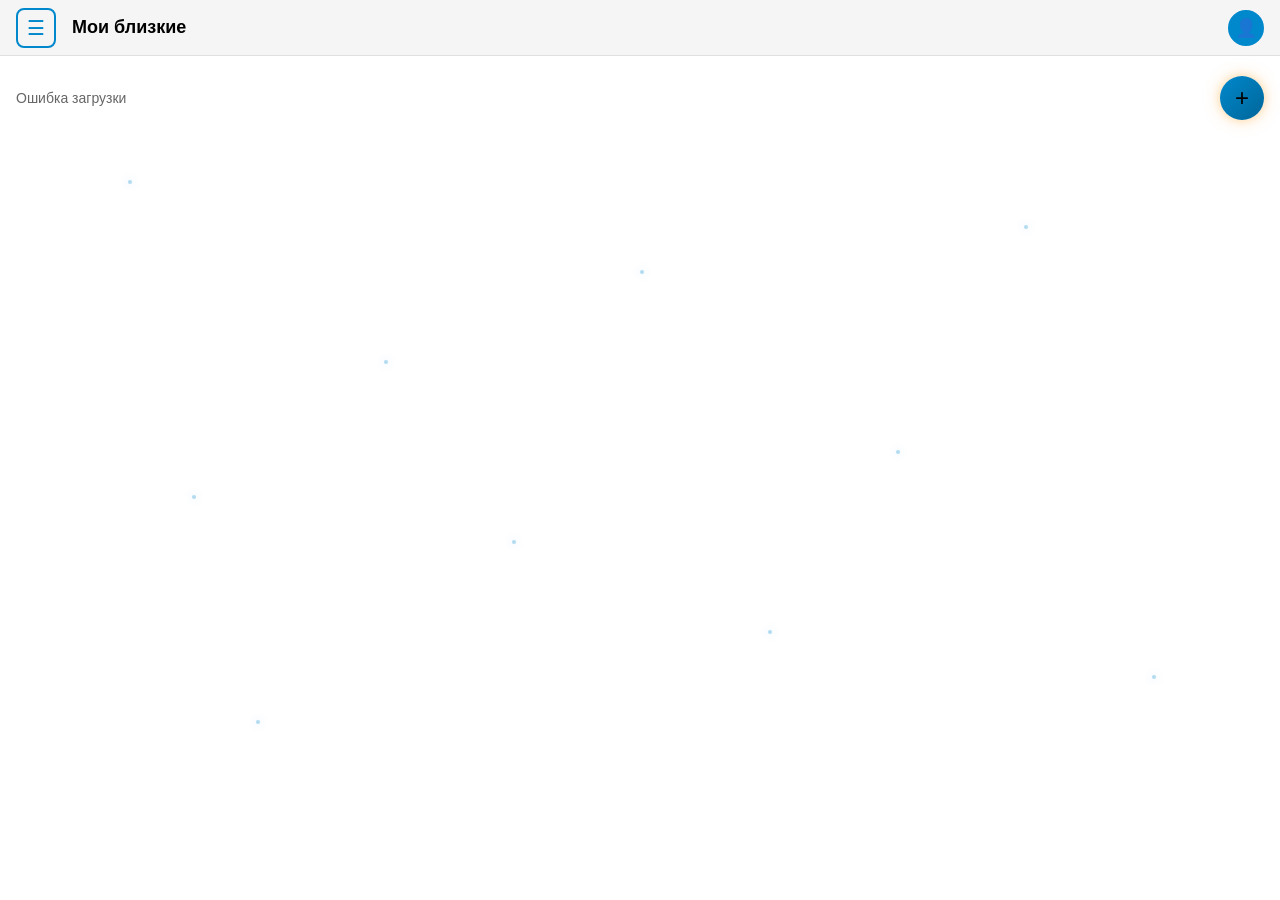
<file: frontend/person-detail.html>
<!DOCTYPE html>
<html lang="ru">
<head>
    <meta charset="UTF-8">
    <meta name="viewport" content="width=device-width, initial-scale=1.0, maximum-scale=1.0, user-scalable=no">
    <title>Профиль близкого - WTG</title>
    <script src="https://telegram.org/js/telegram-web-app.js"></script>
    <link rel="stylesheet" href="css/styles.css">
    <link rel="stylesheet" href="css/icons.css">
    <style>
        .person-header {
            background: var(--gradient-primary);
            color: #000;
            padding: 24px 16px;
            margin: -16px -16px 24px -16px;
            border-radius: 0 0 20px 20px;
            box-shadow: 0 0 30px rgba(255, 149, 0, 0.5),
                        0 8px 24px rgba(0, 0, 0, 0.3);
            position: relative;
            overflow: hidden;
            animation: slide-glow-right 0.6s ease-out;
        }

        .person-header::before {
            content: '';
            position: absolute;
            top: 0;
            left: 0;
            right: 0;
            bottom: 0;
            background: linear-gradient(145deg, rgba(255,255,255,0.2) 0%, rgba(255,255,255,0) 100%);
            pointer-events: none;
            animation: shimmer-shine 3s infinite;
        }

        @keyframes header-glow {
            0%, 100% { box-shadow: 0 0 20px rgba(255, 149, 0, 0.4); }
            50% { box-shadow: 0 0 40px rgba(255, 149, 0, 0.6); }
        }

        .person-name {
            font-size: 24px;
            font-weight: 600;
            margin-bottom: 8px;
            position: relative;
            z-index: 1;
        }

        .person-info {
            font-size: 14px;
            opacity: 0.9;
            position: relative;
            z-index: 1;
            display: flex;
            align-items: center;
            gap: 8px;
        }

        .person-info svg {
            width: 18px;
            height: 18px;
        }

        .tabs {
            display: flex;
            gap: 8px;
            margin-bottom: 20px;
            border-bottom: 1px solid var(--border);
            padding-bottom: 0;
            position: relative;
        }

        .tab {
            flex: 1;
            padding: 12px 16px;
            background: none;
            border: none;
            color: var(--text-secondary);
            font-size: 14px;
            font-weight: 500;
            cursor: pointer;
            position: relative;
            transition: all 0.3s cubic-bezier(0.4, 0, 0.2, 1);
            display: flex;
            align-items: center;
            justify-content: center;
            gap: 6px;
        }

        .tab:hover {
            color: var(--text-primary);
        }

        .tab.active {
            color: var(--accent);
        }

        .tab.active::after {
            content: '';
            position: absolute;
            bottom: -1px;
            left: 0;
            right: 0;
            height: 3px;
            background: var(--gradient-primary);
            box-shadow: 0 0 10px var(--accent),
                        0 0 20px var(--accent);
            border-radius: 3px 3px 0 0;
            animation: neon-pulse 2s ease-in-out infinite;
        }

        .tab svg {
            width: 18px;
            height: 18px;
        }

        .tab-content {
            display: none;
        }

        .tab-content.active {
            display: block;
        }

        .gift-grid {
            display: grid;
            grid-template-columns: repeat(auto-fill, minmax(150px, 1fr));
            gap: 16px;
            margin-top: 16px;
        }

        .gift-card {
            background: var(--gradient-card);
            border: 2px solid var(--border);
            border-radius: 16px;
            overflow: hidden;
            cursor: pointer;
            transition: all 0.4s cubic-bezier(0.4, 0, 0.2, 1);
            position: relative;
        }

        .gift-card::before {
            content: '';
            position: absolute;
            top: -2px;
            left: -2px;
            right: -2px;
            bottom: -2px;
            background: var(--gradient-primary);
            border-radius: 16px;
            z-index: -1;
            opacity: 0;
            transition: opacity 0.3s;
        }

        .gift-card:hover {
            transform: translateY(-8px) scale(1.05);
            background: var(--gradient-hover);
            box-shadow: 0 0 20px rgba(255, 149, 0, 0.5),
                        0 0 40px rgba(255, 149, 0, 0.3),
                        0 12px 30px rgba(0, 0, 0, 0.4);
            border-color: var(--accent);
        }

        .gift-card:hover::before {
            opacity: 0.3;
        }

        .gift-image {
            width: 100%;
            height: 150px;
            object-fit: cover;
            background: var(--border);
        }

        .gift-info {
            padding: 12px;
        }

        .gift-title {
            font-weight: 500;
            font-size: 14px;
            margin-bottom: 4px;
            overflow: hidden;
            text-overflow: ellipsis;
            white-space: nowrap;
        }

        .gift-price {
            color: var(--accent);
            font-weight: 600;
            font-size: 14px;
        }

        .booked-badge {
            position: absolute;
            top: 8px;
            right: 8px;
            background: var(--gradient-primary);
            color: #000;
            padding: 6px 12px;
            border-radius: 8px;
            font-size: 12px;
            font-weight: 600;
            box-shadow: 0 2px 8px rgba(255, 149, 0, 0.4);
            backdrop-filter: blur(8px);
        }

        .empty-state {
            text-align: center;
            padding: 48px 16px;
            color: var(--text-secondary);
        }

        .empty-icon {
            margin-bottom: 16px;
            display: flex;
            justify-content: center;
        }

        .empty-icon svg {
            width: 64px;
            height: 64px;
            opacity: 0.5;
        }

        .add-idea-btn {
            position: fixed;
            bottom: 24px;
            right: 24px;
            width: 56px;
            height: 56px;
            border-radius: 50%;
            background: var(--gradient-primary);
            color: #000;
            border: none;
            font-size: 28px;
            font-weight: 300;
            cursor: pointer;
            box-shadow: 0 4px 20px rgba(255, 149, 0, 0.4);
            transition: all 0.3s cubic-bezier(0.4, 0, 0.2, 1);
            display: flex;
            align-items: center;
            justify-content: center;
            z-index: 1000;
        }

        .add-idea-btn:hover {
            transform: scale(1.1);
            box-shadow: var(--glow-strong);
        }

        .add-idea-btn:active {
            transform: scale(0.95);
        }

        .modal {
            display: none;
            position: fixed;
            top: 0;
            left: 0;
            right: 0;
            bottom: 0;
            background: rgba(0, 0, 0, 0.5);
            z-index: 1000;
            overflow-y: auto;
        }

        .modal.active {
            display: flex;
            align-items: center;
            justify-content: center;
        }

        .modal-content {
            background: var(--bg-primary);
            border-radius: 16px;
            padding: 24px;
            max-width: 500px;
            width: 90%;
            max-height: 80vh;
            overflow-y: auto;
        }

        .modal-header {
            font-size: 20px;
            font-weight: 600;
            margin-bottom: 24px;
        }
    </style>
</head>
<body>
    <!-- Floating Particles Background -->
    <div class="particle-container">
        <div class="particle"></div>
        <div class="particle"></div>
        <div class="particle"></div>
        <div class="particle"></div>
        <div class="particle"></div>
        <div class="particle"></div>
        <div class="particle"></div>
        <div class="particle"></div>
        <div class="particle"></div>
        <div class="particle"></div>
    </div>

    <header class="header">
        <div class="header-left">
            <button class="menu-btn" id="backBtn">←</button>
            <h1 class="header-title">Профиль</h1>
        </div>
        <button class="menu-btn" id="deletePersonBtn" style="background: #e53935; border-color: #e53935; color: white;">
            <svg width="20" height="20" viewBox="0 0 24 24" fill="none" xmlns="http://www.w3.org/2000/svg">
                <path d="M3 6H5H21" stroke="currentColor" stroke-width="2" stroke-linecap="round" stroke-linejoin="round"/>
                <path d="M8 6V4C8 3.46957 8.21071 2.96086 8.58579 2.58579C8.96086 2.21071 9.46957 2 10 2H14C14.5304 2 15.0391 2.21071 15.4142 2.58579C15.7893 2.96086 16 3.46957 16 4V6M19 6V20C19 20.5304 18.7893 21.0391 18.4142 21.4142C18.0391 21.7893 17.5304 22 17 22H7C6.46957 22 5.96086 21.7893 5.58579 21.4142C5.21071 21.0391 5 20.5304 5 20V6H19Z" stroke="currentColor" stroke-width="2" stroke-linecap="round" stroke-linejoin="round"/>
            </svg>
        </button>
    </header>

    <main class="main">
        <div class="container">
            <!-- Person Header -->
            <div class="person-header">
                <div class="person-name" id="personName">Загрузка...</div>
                <div class="person-info" id="personInfo"></div>
            </div>

            <!-- Tabs -->
            <div class="tabs">
                <button class="tab active" data-tab="wishlist">
                    <svg width="18" height="18" viewBox="0 0 24 24" fill="none" xmlns="http://www.w3.org/2000/svg">
                        <path d="M20 12V21H4V12" stroke="currentColor" stroke-width="2" stroke-linecap="round"/>
                        <path d="M22 7H2V12H22V7Z" stroke="currentColor" stroke-width="2" stroke-linecap="round" stroke-linejoin="round"/>
                        <path d="M12 21V7" stroke="currentColor" stroke-width="2" stroke-linecap="round"/>
                    </svg>
                    Wishlist
                </button>
                <button class="tab" data-tab="ideas">
                    <svg width="18" height="18" viewBox="0 0 24 24" fill="none" xmlns="http://www.w3.org/2000/svg">
                        <path d="M9 18H15" stroke="currentColor" stroke-width="2" stroke-linecap="round"/>
                        <path d="M10 22H14" stroke="currentColor" stroke-width="2" stroke-linecap="round"/>
                        <path d="M15.09 14C16.5461 12.9164 17.5 11.2067 17.5 9.25C17.5 5.93629 14.8137 3.25 11.5 3.25C8.18629 3.25 5.5 5.93629 5.5 9.25C5.5 11.2067 6.45391 12.9164 7.91 14" stroke="currentColor" stroke-width="2" stroke-linecap="round" stroke-linejoin="round"/>
                    </svg>
                    Мои идеи
                </button>
            </div>

            <!-- Tab: Wishlist -->
            <div class="tab-content active" id="wishlist-content">
                <div class="gift-grid" id="wishlistGrid"></div>
                <div class="empty-state" id="wishlistEmpty" style="display: none;">
                    <div class="empty-icon">
                        <svg width="64" height="64" viewBox="0 0 24 24" fill="none" xmlns="http://www.w3.org/2000/svg">
                            <path d="M20 12V21H4V12" stroke="currentColor" stroke-width="2" stroke-linecap="round"/>
                            <path d="M22 7H2V12H22V7Z" stroke="currentColor" stroke-width="2" stroke-linecap="round" stroke-linejoin="round"/>
                            <path d="M12 21V7" stroke="currentColor" stroke-width="2" stroke-linecap="round"/>
                            <path d="M12 7H7.5C6.83696 7 6.20107 6.73661 5.73223 6.26777C5.26339 5.79893 5 5.16304 5 4.5C5 3.83696 5.26339 3.20107 5.73223 2.73223C6.20107 2.26339 6.83696 2 7.5 2C11 2 12 7 12 7Z" stroke="currentColor" stroke-width="2" stroke-linecap="round" stroke-linejoin="round"/>
                            <path d="M12 7H16.5C17.163 7 17.7989 6.73661 18.2678 6.26777C18.7366 5.79893 19 5.16304 19 4.5C19 3.83696 18.7366 3.20107 18.2678 2.73223C17.7989 2.26339 17.163 2 16.5 2C13 2 12 7 12 7Z" stroke="currentColor" stroke-width="2" stroke-linecap="round" stroke-linejoin="round"/>
                        </svg>
                    </div>
                    <div>Wishlist пуст</div>
                </div>
            </div>

            <!-- Tab: My Ideas -->
            <div class="tab-content" id="ideas-content">
                <div class="gift-grid" id="ideasGrid"></div>
                <div class="empty-state" id="ideasEmpty" style="display: none;">
                    <div class="empty-icon">
                        <svg width="64" height="64" viewBox="0 0 24 24" fill="none" xmlns="http://www.w3.org/2000/svg">
                            <path d="M9 18H15" stroke="currentColor" stroke-width="2" stroke-linecap="round"/>
                            <path d="M10 22H14" stroke="currentColor" stroke-width="2" stroke-linecap="round"/>
                            <path d="M15.09 14C16.5461 12.9164 17.5 11.2067 17.5 9.25C17.5 5.93629 14.8137 3.25 11.5 3.25C8.18629 3.25 5.5 5.93629 5.5 9.25C5.5 11.2067 6.45391 12.9164 7.91 14" stroke="currentColor" stroke-width="2" stroke-linecap="round" stroke-linejoin="round"/>
                        </svg>
                    </div>
                    <div>У вас пока нет идей подарков</div>
                </div>
            </div>
        </div>
    </main>

    <!-- Add Idea Button (only visible in My Ideas tab) -->
    <button class="add-idea-btn" id="addIdeaBtn" style="display: none;">+</button>

    <!-- Modal for Gift Details / Add Idea -->
    <div class="modal" id="modal">
        <div class="modal-content">
            <div class="modal-header" id="modalHeader">Подарок</div>
            <div id="modalBody"></div>
        </div>
    </div>

    <script src="js/theme.js"></script>
    <script src="js/api.js"></script>
    <script src="js/menu.js"></script>
    <script>
        let currentPerson = null;
        let currentTab = 'wishlist';
        let wishlistItems = [];
        let personalIdeas = [];

        // Получаем параметры из URL
        const urlParams = new URLSearchParams(window.location.search);
        const personDbId = urlParams.get('person_db_id');
        const personIdParam = urlParams.get('person_id'); // Telegram ID если есть

        if (!personDbId) {
            API.showAlert('Не указан ID близкого');
            window.location.href = 'friends.html';
        }

        // Инициализация
        document.addEventListener('DOMContentLoaded', async function() {
            API.initTelegram();

            // Загружаем данные близкого
            await loadPersonData();

            // Загружаем wishlist и идеи
            // Проверяем наличие person_id (из URL параметра или из данных БД)
            const hasPersonId = personIdParam || (currentPerson && currentPerson.person_id);

            if (hasPersonId) {
                await loadWishlist();
            } else {
                // Если нет person_id, скрываем вкладку Wishlist и показываем только "Мои идеи"
                document.querySelector('[data-tab="wishlist"]').style.display = 'none';
                switchTab('ideas');
            }
            await loadPersonalIdeas();

            // Кнопка назад
            document.getElementById('backBtn').addEventListener('click', () => {
                window.location.href = 'friends.html';
            });

            // Кнопка удаления
            document.getElementById('deletePersonBtn').addEventListener('click', handleDeletePerson);

            // Переключение вкладок
            document.querySelectorAll('.tab').forEach(tab => {
                tab.addEventListener('click', () => {
                    const tabName = tab.dataset.tab;
                    switchTab(tabName);
                });
            });

            // Кнопка добавить идею
            document.getElementById('addIdeaBtn').addEventListener('click', () => {
                showAddIdeaModal();
            });

            // Закрытие модального окна
            document.getElementById('modal').addEventListener('click', (e) => {
                if (e.target.id === 'modal') {
                    closeModal();
                }
            });
        });

        async function loadPersonData() {
            try {
                const data = await API.getClosePeople();
                // Ищем по person_db_id (ID из БД)
                currentPerson = data.people.find(p => p.id === parseInt(personDbId));

                if (currentPerson) {
                    document.getElementById('personName').textContent = currentPerson.name;

                    let infoHtml = [];
                    if (currentPerson.relation) {
                        infoHtml.push(`<span>${currentPerson.relation}</span>`);
                    }
                    if (currentPerson.birthdate) {
                        infoHtml.push(`
                            <span style="display: flex; align-items: center; gap: 4px;">
                                <svg width="18" height="18" viewBox="0 0 24 24" fill="none" xmlns="http://www.w3.org/2000/svg">
                                    <path d="M20 21H4C3.46957 21 2.96086 20.7893 2.58579 20.4142C2.21071 20.0391 2 19.5304 2 19V17C2 16.4696 2.21071 15.9609 2.58579 15.5858C2.96086 15.2107 3.46957 15 4 15H20C20.5304 15 21.0391 15.2107 21.4142 15.5858C21.7893 15.9609 22 16.4696 22 17V19C22 19.5304 21.7893 20.0391 21.4142 20.4142C21.0391 20.7893 20.5304 21 20 21Z" stroke="currentColor" stroke-width="2" stroke-linecap="round" stroke-linejoin="round"/>
                                    <path d="M7 15V12M12 15V12M17 15V12" stroke="currentColor" stroke-width="2" stroke-linecap="round"/>
                                    <circle cx="7" cy="5" r="1.5" fill="currentColor"/>
                                    <circle cx="12" cy="5" r="1.5" fill="currentColor"/>
                                    <circle cx="17" cy="5" r="1.5" fill="currentColor"/>
                                    <path d="M7 8V7M12 8V7M17 8V7" stroke="currentColor" stroke-width="2" stroke-linecap="round"/>
                                </svg>
                                ${currentPerson.birthdate}
                            </span>
                        `);
                    }

                    document.getElementById('personInfo').innerHTML = infoHtml.join(' • ');
                } else {
                    API.showAlert('Близкий человек не найден');
                    window.location.href = 'friends.html';
                }
            } catch (error) {
                console.error('Error loading person:', error);
                API.showAlert('Не удалось загрузить данные');
            }
        }

        async function loadWishlist() {
            try {
                // Используем person_id (Telegram ID) для получения wishlist
                // Приоритет: параметр из URL → данные из БД
                const telegramId = personIdParam || (currentPerson && currentPerson.person_id);

                if (!telegramId) {
                    document.getElementById('wishlistEmpty').style.display = 'block';
                    return;
                }

                const data = await API.getPersonWishlist(telegramId);
                wishlistItems = data.items || [];
                renderWishlist();
            } catch (error) {
                console.error('Error loading wishlist:', error);
                document.getElementById('wishlistEmpty').style.display = 'block';
            }
        }

        async function loadPersonalIdeas() {
            try {
                if (!currentPerson) {
                    document.getElementById('ideasEmpty').style.display = 'block';
                    return;
                }

                // Для личных идей используем person_id если есть, иначе используем персональный идентификатор
                // Приоритет: параметр из URL → данные из БД → manual ID
                const telegramId = personIdParam || currentPerson.person_id;
                const forPersonId = telegramId || `manual_${currentPerson.id}`;

                const data = await API.getPersonalIdeas(forPersonId);
                personalIdeas = data.ideas || [];
                renderPersonalIdeas();
            } catch (error) {
                console.error('Error loading ideas:', error);
                document.getElementById('ideasEmpty').style.display = 'block';
            }
        }

        function renderWishlist() {
            const grid = document.getElementById('wishlistGrid');
            const empty = document.getElementById('wishlistEmpty');

            if (wishlistItems.length === 0) {
                grid.innerHTML = '';
                empty.style.display = 'block';
                return;
            }

            empty.style.display = 'none';
            grid.innerHTML = wishlistItems.map(item => `
                <div class="gift-card" onclick="showGiftDetails(${item.id}, 'wishlist')">
                    ${item.image_url ? `<img src="${item.image_url}" class="gift-image" alt="${item.title}">` : '<div class="gift-image"></div>'}
                    ${item.is_booked && !item.is_owner ? '<div class="booked-badge">Забронирован</div>' : ''}
                    <div class="gift-info">
                        <div class="gift-title">${item.title}</div>
                        ${item.price ? `<div class="gift-price">${item.price}</div>` : ''}
                    </div>
                </div>
            `).join('');
        }

        function renderPersonalIdeas() {
            const grid = document.getElementById('ideasGrid');
            const empty = document.getElementById('ideasEmpty');

            if (personalIdeas.length === 0) {
                grid.innerHTML = '';
                empty.style.display = 'block';
                return;
            }

            empty.style.display = 'none';
            grid.innerHTML = personalIdeas.map(idea => `
                <div class="gift-card" onclick="showIdeaDetails(${idea.id})">
                    ${idea.image_url ? `<img src="${idea.image_url}" class="gift-image" alt="${idea.title}">` : '<div class="gift-image"></div>'}
                    <div class="gift-info">
                        <div class="gift-title">${idea.title}</div>
                        ${idea.price ? `<div class="gift-price">${idea.price}</div>` : ''}
                    </div>
                </div>
            `).join('');
        }

        function switchTab(tabName) {
            currentTab = tabName;

            // Переключаем вкладки
            document.querySelectorAll('.tab').forEach(t => t.classList.remove('active'));
            document.querySelector(`[data-tab="${tabName}"]`).classList.add('active');

            // Переключаем контент
            document.querySelectorAll('.tab-content').forEach(c => c.classList.remove('active'));
            document.getElementById(`${tabName}-content`).classList.add('active');

            // Показываем/скрываем кнопку добавить идею
            document.getElementById('addIdeaBtn').style.display = tabName === 'ideas' ? 'block' : 'none';
        }

        function showGiftDetails(itemId, source) {
            const item = wishlistItems.find(i => i.id === itemId);
            if (!item) return;

            const isOwner = item.is_owner;
            const isBooked = item.is_booked;

            document.getElementById('modalHeader').textContent = item.title;
            document.getElementById('modalBody').innerHTML = `
                ${item.image_url ? `<img src="${item.image_url}" style="width: 100%; border-radius: 8px; margin-bottom: 16px;" alt="${item.title}">` : ''}
                ${item.description ? `<p style="margin-bottom: 12px;">${item.description}</p>` : ''}
                ${item.price ? `<p style="color: var(--accent); font-weight: 600; font-size: 18px; margin-bottom: 12px;">${item.price}</p>` : ''}
                ${item.url ? `<a href="${item.url}" target="_blank" class="btn btn-secondary btn-block" style="margin-bottom: 8px;">Открыть ссылку</a>` : ''}
                ${!isOwner ? (isBooked
                    ? `<button class="btn btn-secondary btn-block" onclick="handleUnbookGift(${itemId})">Отменить бронь</button>`
                    : `<button class="btn btn-primary btn-block" onclick="handleBookGift(${itemId})">Забронировать</button>`
                ) : ''}
                <button class="btn btn-secondary btn-block" onclick="closeModal()" style="margin-top: 8px;">Закрыть</button>
            `;

            document.getElementById('modal').classList.add('active');
        }

        function showIdeaDetails(ideaId) {
            const idea = personalIdeas.find(i => i.id === ideaId);
            if (!idea) return;

            document.getElementById('modalHeader').textContent = idea.title;
            document.getElementById('modalBody').innerHTML = `
                ${idea.image_url ? `<img src="${idea.image_url}" style="width: 100%; border-radius: 8px; margin-bottom: 16px;" alt="${idea.title}">` : ''}
                ${idea.description ? `<p style="margin-bottom: 12px;">${idea.description}</p>` : ''}
                ${idea.price ? `<p style="color: var(--accent); font-weight: 600; font-size: 18px; margin-bottom: 12px;">${idea.price}</p>` : ''}
                ${idea.url ? `<a href="${idea.url}" target="_blank" class="btn btn-secondary btn-block" style="margin-bottom: 8px;">Открыть ссылку</a>` : ''}
                <button class="btn btn-danger btn-block" onclick="handleDeleteIdea(${ideaId})">Удалить</button>
                <button class="btn btn-secondary btn-block" onclick="closeModal()" style="margin-top: 8px;">Закрыть</button>
            `;

            document.getElementById('modal').classList.add('active');
        }

        function showAddIdeaModal() {
            document.getElementById('modalHeader').textContent = 'Добавить идею подарка';
            document.getElementById('modalBody').innerHTML = `
                <form id="addIdeaForm">
                    <div class="form-group">
                        <label>Ссылка на товар (необязательно)</label>
                        <input type="url" id="ideaUrl" class="form-input" placeholder="https://...">
                    </div>
                    <div class="form-group">
                        <label>Название *</label>
                        <input type="text" id="ideaTitle" class="form-input" required>
                    </div>
                    <div class="form-group">
                        <label>Цена</label>
                        <input type="text" id="ideaPrice" class="form-input" placeholder="1000 ₽">
                    </div>
                    <div class="form-group">
                        <label>Описание</label>
                        <textarea id="ideaDescription" class="form-input" rows="3"></textarea>
                    </div>
                    <div class="form-group">
                        <label>URL изображения</label>
                        <input type="url" id="ideaImageUrl" class="form-input">
                    </div>
                    <button type="submit" class="btn btn-primary btn-block">Добавить</button>
                    <button type="button" class="btn btn-secondary btn-block" onclick="closeModal()" style="margin-top: 8px;">Отмена</button>
                </form>
            `;

            // AI парсинг URL
            document.getElementById('ideaUrl').addEventListener('blur', async function() {
                const url = this.value.trim();
                if (url && isValidUrl(url)) {
                    try {
                        const result = await API.parseProductUrl(url);
                        if (result.success && result.data) {
                            document.getElementById('ideaTitle').value = result.data.title || '';
                            document.getElementById('ideaPrice').value = result.data.price || '';
                            document.getElementById('ideaDescription').value = result.data.description || '';
                            if (result.data.image_url) {
                                document.getElementById('ideaImageUrl').value = result.data.image_url;
                            }
                        }
                    } catch (error) {
                        console.error('Parse error:', error);
                    }
                }
            });

            document.getElementById('addIdeaForm').addEventListener('submit', handleAddIdea);
            document.getElementById('modal').classList.add('active');
        }

        async function handleBookGift(itemId) {
            try {
                await API.bookGift(itemId);
                API.showAlert('Подарок забронирован!');
                closeModal();
                await loadWishlist();
            } catch (error) {
                console.error('Book error:', error);
                API.showAlert('Не удалось забронировать');
            }
        }

        async function handleUnbookGift(itemId) {
            try {
                await API.unbookGift(itemId);
                API.showAlert('Бронь отменена');
                closeModal();
                await loadWishlist();
            } catch (error) {
                console.error('Unbook error:', error);
                API.showAlert('Не удалось отменить бронь');
            }
        }

        async function handleAddIdea(e) {
            e.preventDefault();

            // Используем тот же идентификатор что и в loadPersonalIdeas
            const telegramId = personIdParam || currentPerson.person_id;
            const forPersonId = telegramId || `manual_${currentPerson.id}`;

            const data = {
                for_person_id: forPersonId,
                title: document.getElementById('ideaTitle').value,
                price: document.getElementById('ideaPrice').value,
                description: document.getElementById('ideaDescription').value,
                url: document.getElementById('ideaUrl').value,
                image_url: document.getElementById('ideaImageUrl').value
            };

            try {
                await API.addPersonalIdea(data);
                API.showAlert('Идея добавлена!');
                closeModal();
                await loadPersonalIdeas();
            } catch (error) {
                console.error('Add idea error:', error);
                API.showAlert('Не удалось добавить идею');
            }
        }

        async function handleDeleteIdea(ideaId) {
            API.showConfirm('Удалить эту идею?', async (confirmed) => {
                if (confirmed) {
                    try {
                        await API.deletePersonalIdea(ideaId);
                        API.showAlert('Идея удалена');
                        closeModal();
                        await loadPersonalIdeas();
                    } catch (error) {
                        console.error('Delete error:', error);
                        API.showAlert('Не удалось удалить');
                    }
                }
            });
        }

        async function handleDeletePerson() {
            if (!currentPerson) return;

            API.showConfirm(`Удалить ${currentPerson.name} из близких?`, async (confirmed) => {
                if (confirmed) {
                    try {
                        await API.deleteClosePeople([currentPerson.id]);
                        API.showAlert('Удалено из близких');
                        window.location.href = 'friends.html';
                    } catch (error) {
                        console.error('Delete error:', error);
                        API.showAlert('Не удалось удалить');
                    }
                }
            });
        }

        function closeModal() {
            document.getElementById('modal').classList.remove('active');
        }

        function isValidUrl(string) {
            try {
                new URL(string);
                return true;
            } catch (_) {
                return false;
            }
        }
    </script>
</body>
</html>
</file>
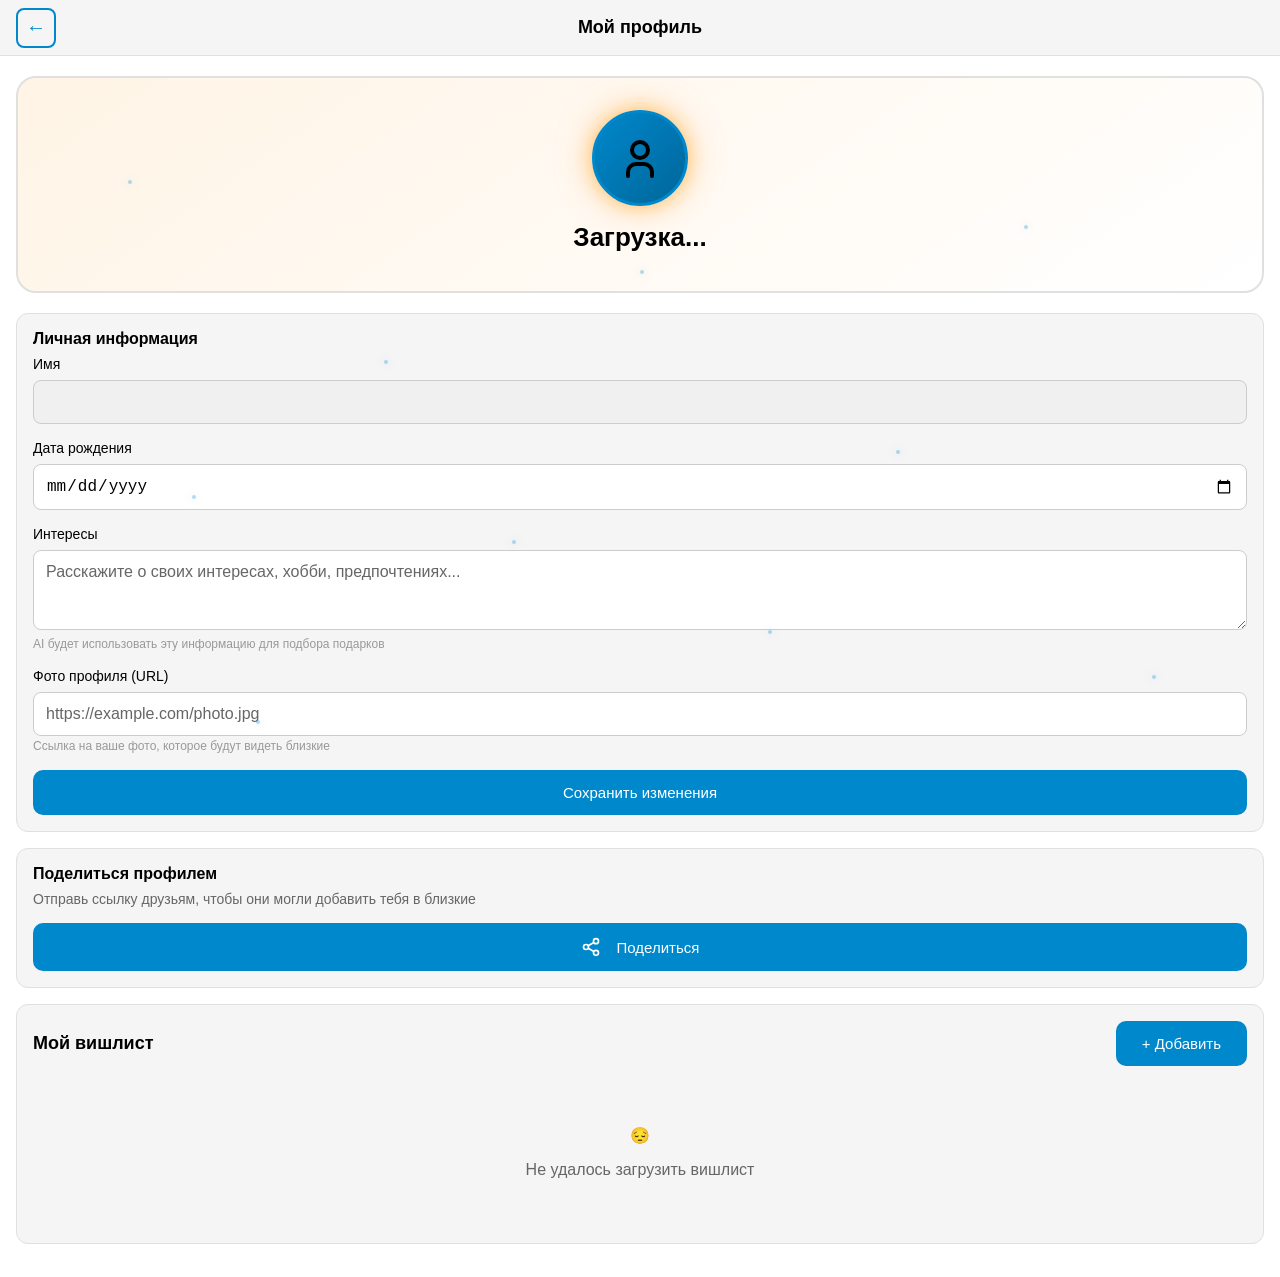
<file: frontend/profile.html>
<!DOCTYPE html>
<html lang="ru">
<head>
    <meta charset="UTF-8">
    <meta name="viewport" content="width=device-width, initial-scale=1.0, maximum-scale=1.0, user-scalable=no">
    <title>Мой профиль - WTG</title>
    <script src="https://telegram.org/js/telegram-web-app.js"></script>
    <link rel="stylesheet" href="css/styles.css">
    <link rel="stylesheet" href="css/icons.css">
    <style>
        /* Профильные стили */
        .profile-header {
            text-align: center;
            padding: 32px 16px;
            background: var(--gradient-card);
            border: 2px solid var(--border);
            border-radius: 20px;
            margin-bottom: 20px;
            position: relative;
            overflow: hidden;
            transition: all 0.4s cubic-bezier(0.4, 0, 0.2, 1);
        }

        .profile-header::before {
            content: '';
            position: absolute;
            top: 0;
            left: 0;
            right: 0;
            bottom: 0;
            background: linear-gradient(145deg, rgba(255,149,0,0.1) 0%, transparent 100%);
            pointer-events: none;
            animation: shimmer-shine 4s infinite;
        }

        .profile-header::after {
            content: '';
            position: absolute;
            top: -50%;
            left: -50%;
            width: 200%;
            height: 200%;
            background: radial-gradient(circle, rgba(255, 149, 0, 0.15) 0%, transparent 70%);
            opacity: 0;
            transition: opacity 0.5s;
            pointer-events: none;
        }

        .profile-header:hover {
            border-color: var(--accent);
            box-shadow: 0 0 30px rgba(255, 149, 0, 0.3);
        }

        .profile-header:hover::after {
            opacity: 1;
        }

        .profile-avatar {
            width: 96px;
            height: 96px;
            border-radius: 50%;
            margin: 0 auto 16px;
            background: var(--gradient-primary);
            border: 3px solid var(--accent);
            box-shadow: 0 0 20px rgba(255, 149, 0, 0.5),
                        0 0 40px rgba(255, 149, 0, 0.3);
            display: flex;
            align-items: center;
            justify-content: center;
            font-size: 42px;
            color: #000;
            position: relative;
            z-index: 1;
            animation: pulse-glow 3s ease-in-out infinite;
            transition: all 0.3s cubic-bezier(0.4, 0, 0.2, 1);
        }

        .profile-header:hover .profile-avatar {
            transform: scale(1.1) rotate(5deg);
            box-shadow: 0 0 30px rgba(255, 149, 0, 0.7),
                        0 0 60px rgba(255, 149, 0, 0.4);
        }

        .profile-avatar img {
            width: 100%;
            height: 100%;
            border-radius: 50%;
            object-fit: cover;
        }

        .profile-name {
            font-size: 26px;
            font-weight: 700;
            margin-bottom: 6px;
            color: var(--text-primary);
            position: relative;
            z-index: 1;
        }

        .profile-username {
            font-size: 15px;
            color: var(--accent);
            font-weight: 500;
            position: relative;
            z-index: 1;
        }

        .form-group {
            margin-bottom: 16px;
        }

        .form-label {
            display: block;
            font-size: 14px;
            font-weight: 500;
            margin-bottom: 8px;
            color: var(--tg-theme-text-color, #000);
        }

        .form-input {
            width: 100%;
            padding: 12px;
            border: 1px solid var(--tg-theme-hint-color, #ccc);
            border-radius: 8px;
            font-size: 16px;
            background: var(--tg-theme-bg-color, #fff);
            color: var(--tg-theme-text-color, #000);
            box-sizing: border-box;
        }

        .form-input:disabled {
            background: var(--tg-theme-secondary-bg-color, #f0f0f0);
            color: var(--tg-theme-hint-color, #999);
        }

        .form-textarea {
            min-height: 80px;
            resize: vertical;
            font-family: inherit;
        }

        .wishlist-grid {
            display: grid;
            grid-template-columns: repeat(auto-fill, minmax(160px, 1fr));
            gap: 12px;
            margin-top: 16px;
        }

        .wishlist-item {
            background: var(--gradient-card);
            border: 2px solid var(--border);
            border-radius: 16px;
            overflow: hidden;
            position: relative;
            transition: all 0.4s cubic-bezier(0.4, 0, 0.2, 1);
        }

        .wishlist-item::after {
            content: '';
            position: absolute;
            top: 0;
            left: 0;
            right: 0;
            bottom: 0;
            background: linear-gradient(
                135deg,
                transparent 0%,
                rgba(255, 149, 0, 0.1) 50%,
                transparent 100%
            );
            opacity: 0;
            transition: opacity 0.3s;
            pointer-events: none;
        }

        .wishlist-item:hover {
            transform: translateY(-8px) scale(1.03);
            background: var(--gradient-hover);
            box-shadow: 0 0 25px rgba(255, 149, 0, 0.5),
                        0 0 50px rgba(255, 149, 0, 0.3),
                        0 12px 30px rgba(0, 0, 0, 0.3);
            border-color: var(--accent);
        }

        .wishlist-item:hover::after {
            opacity: 1;
        }

        .wishlist-item-image {
            width: 100%;
            height: 160px;
            object-fit: cover;
            background: var(--tg-theme-hint-color, #ccc);
            display: flex;
            align-items: center;
            justify-content: center;
            font-size: 48px;
        }

        .wishlist-item-image img {
            width: 100%;
            height: 100%;
            object-fit: cover;
        }

        .wishlist-item-content {
            padding: 8px;
        }

        .wishlist-item-title {
            font-size: 14px;
            font-weight: 500;
            margin-bottom: 4px;
            white-space: nowrap;
            overflow: hidden;
            text-overflow: ellipsis;
            color: var(--tg-theme-text-color, #000);
        }

        .wishlist-item-price {
            font-size: 12px;
            color: var(--tg-theme-link-color, #3390ec);
            font-weight: bold;
        }

        .wishlist-item-delete {
            position: absolute;
            top: 8px;
            right: 8px;
            width: 32px;
            height: 32px;
            border-radius: 50%;
            background: rgba(0, 0, 0, 0.7);
            backdrop-filter: blur(8px);
            border: 1px solid rgba(255, 149, 0, 0.3);
            cursor: pointer;
            display: flex;
            align-items: center;
            justify-content: center;
            font-size: 18px;
            color: var(--accent);
            transition: all 0.2s;
        }

        .wishlist-item-delete:hover {
            background: rgba(255, 149, 0, 0.2);
            transform: scale(1.1);
            border-color: var(--accent);
        }

        .empty-wishlist {
            text-align: center;
            padding: 48px 16px;
            color: var(--text-secondary);
        }

        .empty-wishlist-icon {
            margin-bottom: 16px;
            display: flex;
            justify-content: center;
        }

        .empty-wishlist-icon svg {
            width: 64px;
            height: 64px;
            opacity: 0.5;
        }

        .section-header {
            display: flex;
            justify-content: space-between;
            align-items: center;
            margin-bottom: 12px;
        }

        .section-title {
            font-size: 18px;
            font-weight: bold;
            color: var(--tg-theme-text-color, #000);
        }

        /* Модальное окно для добавления подарка */
        .modal {
            display: none;
            position: fixed;
            top: 0;
            left: 0;
            right: 0;
            bottom: 0;
            background: rgba(0, 0, 0, 0.5);
            z-index: 1000;
            padding: 16px;
            overflow-y: auto;
        }

        .modal.active {
            display: flex;
            align-items: center;
            justify-content: center;
        }

        .modal-content {
            background: var(--tg-theme-bg-color, #fff);
            border-radius: 16px;
            padding: 24px;
            max-width: 400px;
            width: 100%;
        }

        .modal-header {
            font-size: 20px;
            font-weight: bold;
            margin-bottom: 20px;
            color: var(--tg-theme-text-color, #000);
        }

        .modal-buttons {
            display: flex;
            gap: 8px;
            margin-top: 20px;
        }

        .loading {
            text-align: center;
            padding: 20px;
            color: var(--tg-theme-hint-color, #999);
        }
    </style>
</head>
<body>
    <!-- Floating Particles Background -->
    <div class="particle-container">
        <div class="particle"></div>
        <div class="particle"></div>
        <div class="particle"></div>
        <div class="particle"></div>
        <div class="particle"></div>
        <div class="particle"></div>
        <div class="particle"></div>
        <div class="particle"></div>
        <div class="particle"></div>
        <div class="particle"></div>
    </div>

    <!-- Header -->
    <header class="header">
        <button class="menu-btn" id="backBtn">←</button>
        <h1 class="header-title">Мой профиль</h1>
        <button class="menu-btn" style="visibility: hidden;">•</button>
    </header>

    <!-- Main Content -->
    <main class="main">
        <div class="container">
            <!-- Профиль -->
            <div class="profile-header">
                <div class="profile-avatar" id="profileAvatar">
                    <svg width="48" height="48" viewBox="0 0 24 24" fill="none" xmlns="http://www.w3.org/2000/svg">
                        <circle cx="12" cy="8" r="4" stroke="currentColor" stroke-width="2"/>
                        <path d="M6 21V19C6 16.7909 7.79086 15 10 15H14C16.2091 15 18 16.7909 18 19V21" stroke="currentColor" stroke-width="2" stroke-linecap="round"/>
                    </svg>
                </div>
                <div class="profile-name" id="profileName">Загрузка...</div>
                <div class="profile-username" id="profileUsername"></div>
            </div>

            <!-- Форма профиля -->
            <div class="card">
                <h3 class="card-title">Личная информация</h3>

                <div class="form-group">
                    <label class="form-label">Имя</label>
                    <input type="text" class="form-input" id="nameInput" disabled>
                </div>

                <div class="form-group">
                    <label class="form-label">Дата рождения</label>
                    <input type="date" class="form-input" id="birthdateInput" placeholder="Выберите дату">
                </div>

                <div class="form-group">
                    <label class="form-label">Интересы</label>
                    <textarea class="form-input form-textarea" id="interestsInput" placeholder="Расскажите о своих интересах, хобби, предпочтениях..."></textarea>
                    <small style="color: var(--tg-theme-hint-color, #999); font-size: 12px;">AI будет использовать эту информацию для подбора подарков</small>
                </div>

                <div class="form-group">
                    <label class="form-label">Фото профиля (URL)</label>
                    <input type="url" class="form-input" id="photoUrlInput" placeholder="https://example.com/photo.jpg">
                    <small style="color: var(--tg-theme-hint-color, #999); font-size: 12px;">Ссылка на ваше фото, которое будут видеть близкие</small>
                </div>

                <button class="btn btn-primary btn-block" id="saveProfileBtn">
                    Сохранить изменения
                </button>
            </div>

            <!-- Кнопка поделиться -->
            <div class="card mt-16">
                <h3 class="card-title">Поделиться профилем</h3>
                <p class="card-text mb-16">Отправь ссылку друзьям, чтобы они могли добавить тебя в близкие</p>
                <button class="btn btn-primary btn-block" id="shareProfileBtn">
                    <svg width="20" height="20" viewBox="0 0 24 24" fill="none" xmlns="http://www.w3.org/2000/svg">
                        <circle cx="18" cy="5" r="3" stroke="currentColor" stroke-width="2"/>
                        <circle cx="6" cy="12" r="3" stroke="currentColor" stroke-width="2"/>
                        <circle cx="18" cy="19" r="3" stroke="currentColor" stroke-width="2"/>
                        <path d="M8.59 13.51L15.42 17.49" stroke="currentColor" stroke-width="2"/>
                        <path d="M15.41 6.51L8.59 10.49" stroke="currentColor" stroke-width="2"/>
                    </svg>
                    Поделиться
                </button>
            </div>

            <!-- Wishlist -->
            <div class="card mt-16">
                <div class="section-header">
                    <h3 class="section-title">Мой вишлист</h3>
                    <button class="btn btn-primary" id="addGiftBtn">+ Добавить</button>
                </div>

                <!-- Счётчик забронированных подарков -->
                <div id="bookedCountBadge" style="display: none; padding: 16px; background: var(--gradient-card); border: 1px solid var(--accent); border-radius: 12px; margin-bottom: 16px; box-shadow: var(--glow-orange);">
                    <div style="display: flex; align-items: center; gap: 12px;">
                        <svg width="32" height="32" viewBox="0 0 24 24" fill="none" xmlns="http://www.w3.org/2000/svg" style="color: var(--accent); flex-shrink: 0;">
                            <path d="M20 12V21H4V12" stroke="currentColor" stroke-width="2" stroke-linecap="round"/>
                            <path d="M22 7H2V12H22V7Z" stroke="currentColor" stroke-width="2" stroke-linecap="round" stroke-linejoin="round"/>
                            <path d="M12 21V7" stroke="currentColor" stroke-width="2" stroke-linecap="round"/>
                            <path d="M12 7H7.5C6.83696 7 6.20107 6.73661 5.73223 6.26777C5.26339 5.79893 5 5.16304 5 4.5C5 3.83696 5.26339 3.20107 5.73223 2.73223C6.20107 2.26339 6.83696 2 7.5 2C11 2 12 7 12 7Z" stroke="currentColor" stroke-width="2" stroke-linecap="round" stroke-linejoin="round"/>
                            <path d="M12 7H16.5C17.163 7 17.7989 6.73661 18.2678 6.26777C18.7366 5.79893 19 5.16304 19 4.5C19 3.83696 18.7366 3.20107 18.2678 2.73223C17.7989 2.26339 17.163 2 16.5 2C13 2 12 7 12 7Z" stroke="currentColor" stroke-width="2" stroke-linecap="round" stroke-linejoin="round"/>
                        </svg>
                        <div>
                            <div style="font-weight: 600; color: var(--accent); font-size: 16px;">Забронировано подарков: <span id="bookedCount">0</span></div>
                            <div style="font-size: 13px; color: var(--text-secondary);">Ваши друзья хотят подарить вам что-то особенное</div>
                        </div>
                    </div>
                </div>

                <div id="wishlistContainer">
                    <div class="loading">Загрузка...</div>
                </div>
            </div>
        </div>
    </main>

    <!-- Модальное окно добавления подарка -->
    <div class="modal" id="addGiftModal">
        <div class="modal-content">
            <h3 class="modal-header">Добавить подарок</h3>

            <div class="form-group">
                <label class="form-label">Ссылка на товар</label>
                <input type="url" class="form-input" id="giftUrlInput" placeholder="https://...">
                <small style="color: var(--tg-theme-hint-color, #999); font-size: 12px;">AI автоматически извлечёт информацию о товаре</small>
            </div>

            <div class="form-group">
                <label class="form-label">Название</label>
                <input type="text" class="form-input" id="giftTitleInput" placeholder="Название подарка">
            </div>

            <div class="form-group">
                <label class="form-label">Описание</label>
                <textarea class="form-input form-textarea" id="giftDescriptionInput" placeholder="Описание"></textarea>
            </div>

            <div class="form-group">
                <label class="form-label">Цена</label>
                <input type="text" class="form-input" id="giftPriceInput" placeholder="1000 ₽">
            </div>

            <div class="form-group">
                <label class="form-label">Ссылка на изображение</label>
                <input type="url" class="form-input" id="giftImageInput" placeholder="https://...">
            </div>

            <div class="modal-buttons">
                <button class="btn btn-secondary" id="cancelGiftBtn" style="flex: 1;">Отмена</button>
                <button class="btn btn-primary" id="saveGiftBtn" style="flex: 1;">Добавить</button>
            </div>
        </div>
    </div>

    <!-- Scripts -->
    <script src="js/theme.js"></script>
    <script src="js/api.js"></script>
    <script>
        let currentProfile = null;
        let currentWishlist = [];

        // Инициализация
        document.addEventListener('DOMContentLoaded', async function() {
            const tg = API.initTelegram();

            // Кнопка назад
            document.getElementById('backBtn').addEventListener('click', () => {
                window.location.href = 'index.html';
            });

            // Загрузка профиля
            await loadProfile();
            await loadWishlist();

            // Кнопка сохранения профиля
            document.getElementById('saveProfileBtn').addEventListener('click', saveProfile);

            // Кнопка поделиться
            document.getElementById('shareProfileBtn').addEventListener('click', shareProfile);

            // Кнопка добавить подарок
            document.getElementById('addGiftBtn').addEventListener('click', () => {
                document.getElementById('addGiftModal').classList.add('active');
                clearGiftForm();
            });

            // Кнопки модального окна
            document.getElementById('cancelGiftBtn').addEventListener('click', () => {
                document.getElementById('addGiftModal').classList.remove('active');
            });

            document.getElementById('saveGiftBtn').addEventListener('click', saveGift);

            // AI парсинг URL
            document.getElementById('giftUrlInput').addEventListener('blur', async function() {
                const url = this.value.trim();
                if (url && isValidUrl(url)) {
                    // Показываем индикатор загрузки
                    const saveBtn = document.getElementById('saveGiftBtn');
                    const originalText = saveBtn.textContent;
                    saveBtn.textContent = 'Анализирую товар...';
                    saveBtn.disabled = true;

                    try {
                        const result = await API.parseProductUrl(url);

                        if (result.success && result.data) {
                            // Автозаполнение полей
                            if (result.data.title && !document.getElementById('giftTitleInput').value) {
                                document.getElementById('giftTitleInput').value = result.data.title;
                            }
                            if (result.data.description && !document.getElementById('giftDescriptionInput').value) {
                                document.getElementById('giftDescriptionInput').value = result.data.description;
                            }
                            if (result.data.price && !document.getElementById('giftPriceInput').value) {
                                document.getElementById('giftPriceInput').value = result.data.price;
                            }
                            if (result.data.image_url && !document.getElementById('giftImageInput').value) {
                                document.getElementById('giftImageInput').value = result.data.image_url;
                            }
                        } else if (!document.getElementById('giftTitleInput').value) {
                            // Fallback - используем домен
                            document.getElementById('giftTitleInput').value = extractDomainName(url);
                        }
                    } catch (error) {
                        console.error('Ошибка парсинга URL:', error);
                        // Fallback - используем домен
                        if (!document.getElementById('giftTitleInput').value) {
                            document.getElementById('giftTitleInput').value = extractDomainName(url);
                        }
                    } finally {
                        saveBtn.textContent = originalText;
                        saveBtn.disabled = false;
                    }
                }
            });
        });

        // Загрузить профиль
        async function loadProfile() {
            try {
                const user = API.getTelegramUser();
                const data = await API.getProfile();
                currentProfile = data.profile;

                // Аватар
                if (user && user.photo_url) {
                    document.getElementById('profileAvatar').innerHTML =
                        `<img src="${user.photo_url}" alt="Avatar">`;
                } else {
                    const initials = user && user.first_name ? user.first_name[0].toUpperCase() : '';
                    if (initials) {
                        document.getElementById('profileAvatar').textContent = initials;
                    } else {
                        document.getElementById('profileAvatar').innerHTML = `
                            <svg width="48" height="48" viewBox="0 0 24 24" fill="none" xmlns="http://www.w3.org/2000/svg">
                                <circle cx="12" cy="8" r="4" stroke="currentColor" stroke-width="2"/>
                                <path d="M6 21V19C6 16.7909 7.79086 15 10 15H14C16.2091 15 18 16.7909 18 19V21" stroke="currentColor" stroke-width="2" stroke-linecap="round"/>
                            </svg>
                        `;
                    }
                }

                // Имя
                const name = user && user.first_name ? user.first_name : currentProfile.first_name || 'Пользователь';
                document.getElementById('profileName').textContent = name;
                document.getElementById('nameInput').value = name;

                // Username
                if (user && user.username) {
                    document.getElementById('profileUsername').textContent = '@' + user.username;
                }

                // Дата рождения
                if (currentProfile.birthdate) {
                    document.getElementById('birthdateInput').value = currentProfile.birthdate;
                }

                // Интересы
                if (currentProfile.interests) {
                    document.getElementById('interestsInput').value = currentProfile.interests;
                }

                // Фото профиля
                if (currentProfile.photo_url) {
                    document.getElementById('photoUrlInput').value = currentProfile.photo_url;
                }

            } catch (error) {
                console.error('Error loading profile:', error);
                API.showAlert('Не удалось загрузить профиль');
            }
        }

        // Сохранить профиль
        async function saveProfile() {
            try {
                const birthdate = document.getElementById('birthdateInput').value;
                const interests = document.getElementById('interestsInput').value;
                const photoUrl = document.getElementById('photoUrlInput').value;

                await API.updateProfile({
                    birthdate: birthdate || null,
                    interests: interests || null,
                    photo_url: photoUrl || null
                });

                API.showAlert('Профиль сохранён!');
            } catch (error) {
                console.error('Error saving profile:', error);
                API.showAlert('Ошибка при сохранении профиля');
            }
        }

        // Поделиться профилем
        function shareProfile() {
            const user = API.getTelegramUser();
            if (user && user.id) {
                const inviteLink = `https://t.me/whataagift_bot?start=invite_${user.id}`;
                const text = `Привет! Добавь меня в близкие в WTG - What To Gift`;

                if (window.Telegram && window.Telegram.WebApp) {
                    window.Telegram.WebApp.openTelegramLink(
                        `https://t.me/share/url?url=${encodeURIComponent(inviteLink)}&text=${encodeURIComponent(text)}`
                    );
                }
            } else {
                API.showAlert('Не удалось создать ссылку');
            }
        }

        // Загрузить wishlist
        async function loadWishlist() {
            try {
                const data = await API.getWishlist();
                currentWishlist = data.items || [];
                renderWishlist();

                // Загружаем счётчик забронированных подарков
                await loadBookedCount();
            } catch (error) {
                console.error('Error loading wishlist:', error);
                document.getElementById('wishlistContainer').innerHTML =
                    '<div class="empty-wishlist"><div class="empty-wishlist-icon">😔</div><p>Не удалось загрузить вишлист</p></div>';
            }
        }

        // Загрузить счётчик забронированных подарков
        async function loadBookedCount() {
            try {
                const data = await API.getBookedCount();
                const count = data.count || 0;

                if (count > 0) {
                    document.getElementById('bookedCount').textContent = count;
                    document.getElementById('bookedCountBadge').style.display = 'block';
                } else {
                    document.getElementById('bookedCountBadge').style.display = 'none';
                }
            } catch (error) {
                console.error('Error loading booked count:', error);
            }
        }

        // Отобразить wishlist
        function renderWishlist() {
            const container = document.getElementById('wishlistContainer');

            if (currentWishlist.length === 0) {
                container.innerHTML = `
                    <div class="empty-wishlist">
                        <div class="empty-wishlist-icon">
                            <svg width="64" height="64" viewBox="0 0 24 24" fill="none" xmlns="http://www.w3.org/2000/svg">
                                <path d="M20 12V21H4V12" stroke="currentColor" stroke-width="2" stroke-linecap="round"/>
                                <path d="M22 7H2V12H22V7Z" stroke="currentColor" stroke-width="2" stroke-linecap="round" stroke-linejoin="round"/>
                                <path d="M12 21V7" stroke="currentColor" stroke-width="2" stroke-linecap="round"/>
                                <path d="M12 7H7.5C6.83696 7 6.20107 6.73661 5.73223 6.26777C5.26339 5.79893 5 5.16304 5 4.5C5 3.83696 5.26339 3.20107 5.73223 2.73223C6.20107 2.26339 6.83696 2 7.5 2C11 2 12 7 12 7Z" stroke="currentColor" stroke-width="2" stroke-linecap="round" stroke-linejoin="round"/>
                                <path d="M12 7H16.5C17.163 7 17.7989 6.73661 18.2678 6.26777C18.7366 5.79893 19 5.16304 19 4.5C19 3.83696 18.7366 3.20107 18.2678 2.73223C17.7989 2.26339 17.163 2 16.5 2C13 2 12 7 12 7Z" stroke="currentColor" stroke-width="2" stroke-linecap="round" stroke-linejoin="round"/>
                            </svg>
                        </div>
                        <p>Вишлист пуст</p>
                        <small>Добавьте желаемые подарки</small>
                    </div>
                `;
                return;
            }

            const grid = document.createElement('div');
            grid.className = 'wishlist-grid';

            currentWishlist.forEach(item => {
                const itemEl = document.createElement('div');
                itemEl.className = 'wishlist-item';

                const imageHtml = item.image_url
                    ? `<img src="${item.image_url}" alt="${item.title}">`
                    : `<svg width="48" height="48" viewBox="0 0 24 24" fill="none" xmlns="http://www.w3.org/2000/svg" style="color: var(--accent);">
                        <path d="M20 12V21H4V12" stroke="currentColor" stroke-width="2" stroke-linecap="round"/>
                        <path d="M22 7H2V12H22V7Z" stroke="currentColor" stroke-width="2" stroke-linecap="round" stroke-linejoin="round"/>
                        <path d="M12 21V7" stroke="currentColor" stroke-width="2" stroke-linecap="round"/>
                    </svg>`;

                itemEl.innerHTML = `
                    <div class="wishlist-item-image">${imageHtml}</div>
                    <div class="wishlist-item-content">
                        <div class="wishlist-item-title">${escapeHtml(item.title)}</div>
                        ${item.price ? `<div class="wishlist-item-price">${escapeHtml(item.price)}</div>` : ''}
                    </div>
                    <button class="wishlist-item-delete" onclick="deleteWishlistItem(${item.id})">✕</button>
                `;

                if (item.url) {
                    itemEl.style.cursor = 'pointer';
                    itemEl.addEventListener('click', (e) => {
                        if (!e.target.classList.contains('wishlist-item-delete')) {
                            window.open(item.url, '_blank');
                        }
                    });
                }

                grid.appendChild(itemEl);
            });

            container.innerHTML = '';
            container.appendChild(grid);
        }

        // Удалить товар из wishlist
        async function deleteWishlistItem(itemId) {
            API.showConfirm('Удалить подарок из вишлиста?', async (confirmed) => {
                if (confirmed) {
                    try {
                        await API.deleteWishlistItem(itemId);
                        await loadWishlist();
                    } catch (error) {
                        console.error('Error deleting item:', error);
                        API.showAlert('Ошибка при удалении');
                    }
                }
            });
        }

        // Очистить форму подарка
        function clearGiftForm() {
            document.getElementById('giftUrlInput').value = '';
            document.getElementById('giftTitleInput').value = '';
            document.getElementById('giftDescriptionInput').value = '';
            document.getElementById('giftPriceInput').value = '';
            document.getElementById('giftImageInput').value = '';
        }

        // Сохранить подарок
        async function saveGift() {
            const title = document.getElementById('giftTitleInput').value.trim();
            const url = document.getElementById('giftUrlInput').value.trim();
            const description = document.getElementById('giftDescriptionInput').value.trim();
            const price = document.getElementById('giftPriceInput').value.trim();
            const image_url = document.getElementById('giftImageInput').value.trim();

            if (!title) {
                API.showAlert('Введите название подарка');
                return;
            }

            try {
                await API.addWishlistItem({
                    title,
                    url,
                    description,
                    price,
                    image_url
                });

                document.getElementById('addGiftModal').classList.remove('active');
                await loadWishlist();
            } catch (error) {
                console.error('Error saving gift:', error);
                API.showAlert('Ошибка при добавлении подарка');
            }
        }

        // Утилиты
        function isValidUrl(string) {
            try {
                new URL(string);
                return true;
            } catch (_) {
                return false;
            }
        }

        function extractDomainName(url) {
            try {
                const domain = new URL(url).hostname;
                return domain.replace('www.', '');
            } catch (_) {
                return 'Товар';
            }
        }

        function escapeHtml(text) {
            const div = document.createElement('div');
            div.textContent = text;
            return div.innerHTML;
        }
    </script>
</body>
</html>
</file>
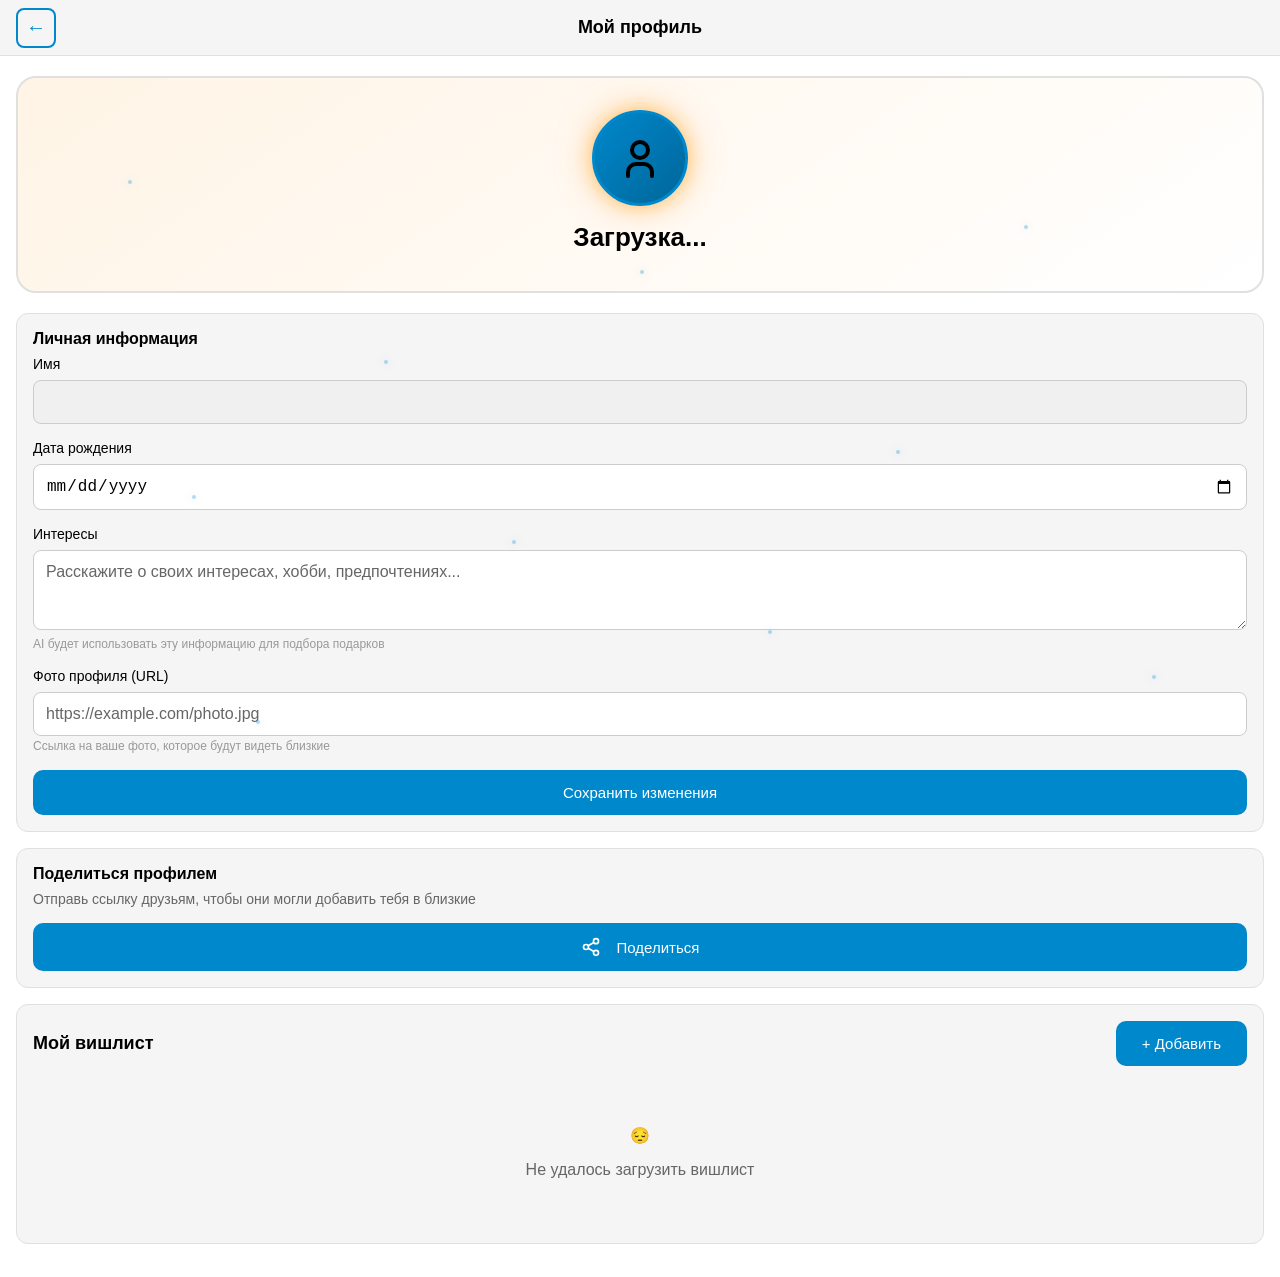
<file: frontend/wishlist.html>
<!DOCTYPE html>
<html lang="ru">
<head>
    <meta charset="UTF-8">
    <meta name="viewport" content="width=device-width, initial-scale=1.0">
    <title>Redirecting...</title>
    <script>
        // Редирект на профиль при загрузке
        window.location.href = 'profile.html';
    </script>
</head>
<body>
    <p>Redirecting to profile...</p>
</body>
</html>
</file>
<file: frontend/css/styles.css>
/* ===== CSS VARIABLES ===== */
:root {
    /* Light theme (default) */
    --bg-primary: #ffffff;
    --bg-secondary: #f5f5f5;
    --bg-menu: #ffffff;
    --text-primary: #000000;
    --text-secondary: #666666;
    --accent: #0088cc;
    --accent-hover: #006699;
    --border: #e0e0e0;
    --shadow: rgba(0, 0, 0, 0.1);
    --overlay: rgba(0, 0, 0, 0.5);

    /* 2026 Design System */
    --gradient-primary: linear-gradient(135deg, #0088cc 0%, #006699 100%);
    --gradient-card: linear-gradient(145deg, rgba(255,255,255,0.05) 0%, rgba(255,255,255,0.02) 100%);
    --radius-sm: 12px;
    --radius-md: 16px;
    --radius-lg: 24px;
    --spacing-xs: 8px;
    --spacing-sm: 12px;
    --spacing-md: 16px;
    --spacing-lg: 24px;
    --spacing-xl: 32px;
}

/* Dark theme - 2026 Modern */
[data-theme="dark"] {
    --bg-primary: #0a0a0a;
    --bg-secondary: #1a1a1a;
    --bg-menu: #000000;
    --text-primary: #ffffff;
    --text-secondary: #999999;
    --accent: #ff9500;
    --accent-hover: #ff7b00;
    --accent-glow: #ff9500;
    --border: #2a2a2a;
    --shadow: rgba(0, 0, 0, 0.4);
    --overlay: rgba(0, 0, 0, 0.8);

    /* Gradients for 2026 */
    --gradient-primary: linear-gradient(135deg, #ff9500 0%, #ff6b00 100%);
    --gradient-accent: linear-gradient(90deg, #ff9500, #ffb84d);
    --gradient-card: linear-gradient(145deg, rgba(255,149,0,0.08) 0%, rgba(255,149,0,0.02) 100%);
    --gradient-hover: linear-gradient(145deg, rgba(255,149,0,0.12) 0%, rgba(255,149,0,0.04) 100%);
    --glow-orange: 0 0 20px rgba(255, 149, 0, 0.3);
    --glow-strong: 0 0 30px rgba(255, 149, 0, 0.5);
}

/* ===== RESET & BASE ===== */
* {
    margin: 0;
    padding: 0;
    box-sizing: border-box;
}

body {
    font-family: -apple-system, BlinkMacSystemFont, 'Segoe UI', Roboto, Oxygen, Ubuntu, sans-serif;
    background-color: var(--bg-primary);
    color: var(--text-primary);
    min-height: 100vh;
    transition: background-color 0.3s, color 0.3s;
}

a {
    color: var(--accent);
    text-decoration: none;
}

a:hover {
    color: var(--accent-hover);
}

/* ===== HEADER ===== */
.header {
    position: fixed;
    top: 0;
    left: 0;
    right: 0;
    height: 56px;
    background-color: var(--bg-secondary);
    border-bottom: 1px solid var(--border);
    display: flex;
    align-items: center;
    justify-content: space-between;
    padding: 0 16px;
    z-index: 100;
}

.header-left {
    display: flex;
    align-items: center;
    gap: 16px;
}

.menu-btn {
    width: 40px;
    height: 40px;
    background: none;
    border: 2px solid var(--accent);
    border-radius: 8px;
    color: var(--accent);
    font-size: 20px;
    cursor: pointer;
    display: flex;
    align-items: center;
    justify-content: center;
    transition: background-color 0.2s, transform 0.2s;
}

.menu-btn:hover {
    background-color: var(--accent);
    color: var(--bg-primary);
}

.menu-btn:active {
    transform: scale(0.95);
}

.header-title {
    font-size: 18px;
    font-weight: 600;
}

.profile-icon {
    width: 36px;
    height: 36px;
    border-radius: 50%;
    background: var(--accent);
    color: var(--bg-primary);
    display: flex;
    align-items: center;
    justify-content: center;
    font-size: 18px;
    cursor: pointer;
    transition: transform 0.2s;
    border: 2px solid var(--accent);
}

.profile-icon:hover {
    transform: scale(1.05);
}

.profile-icon img {
    width: 100%;
    height: 100%;
    border-radius: 50%;
    object-fit: cover;
}

/* ===== SIDEBAR MENU ===== */
.sidebar-overlay {
    position: fixed;
    top: 0;
    left: 0;
    right: 0;
    bottom: 0;
    background-color: var(--overlay);
    z-index: 200;
    opacity: 0;
    visibility: hidden;
    transition: opacity 0.3s, visibility 0.3s;
}

.sidebar-overlay.active {
    opacity: 1;
    visibility: visible;
}

.sidebar {
    position: fixed;
    top: 0;
    left: 0;
    width: 280px;
    height: 100%;
    background-color: var(--bg-menu);
    border-right: 2px solid var(--accent);
    z-index: 300;
    transform: translateX(-100%);
    transition: transform 0.3s ease;
    display: flex;
    flex-direction: column;
}

.sidebar.active {
    transform: translateX(0);
}

.sidebar-header {
    padding: 20px;
    border-bottom: 1px solid var(--border);
    display: flex;
    align-items: center;
    gap: 12px;
}

.sidebar-logo {
    font-size: 24px;
}

.sidebar-brand {
    font-size: 20px;
    font-weight: 700;
    color: var(--accent);
}

.sidebar-nav {
    flex: 1;
    overflow-y: auto;
    padding: 16px 0;
}

.nav-group {
    margin-bottom: 8px;
}

.nav-group-title {
    padding: 12px 20px 8px;
    font-size: 12px;
    font-weight: 600;
    color: var(--text-secondary);
    text-transform: uppercase;
    letter-spacing: 0.5px;
}

.nav-item {
    display: flex;
    align-items: center;
    padding: 12px 20px;
    color: var(--text-primary);
    transition: background-color 0.2s;
    gap: 12px;
}

.nav-item:hover {
    background-color: var(--bg-secondary);
    color: var(--text-primary);
}

.nav-item.active {
    background-color: var(--accent);
    color: var(--bg-primary);
}

.nav-item-icon {
    font-size: 18px;
    width: 24px;
    text-align: center;
}

.nav-item-text {
    font-size: 15px;
}

.sidebar-footer {
    padding: 16px 20px;
    border-top: 1px solid var(--border);
    font-size: 12px;
    color: var(--text-secondary);
}

/* ===== MAIN CONTENT ===== */
.main {
    padding-top: 56px;
    min-height: 100vh;
}

.container {
    padding: 20px 16px;
    max-width: 600px;
    margin: 0 auto;
}

/* ===== CARDS ===== */
.card {
    background-color: var(--bg-secondary);
    border: 1px solid var(--border);
    border-radius: 12px;
    padding: 16px;
    margin-bottom: 12px;
}

.card-title {
    font-size: 16px;
    font-weight: 600;
    margin-bottom: 8px;
}

.card-text {
    font-size: 14px;
    color: var(--text-secondary);
}

/* ===== BUTTONS ===== */
.btn {
    display: inline-flex;
    align-items: center;
    justify-content: center;
    gap: 8px;
    padding: 12px 24px;
    font-size: 15px;
    font-weight: 500;
    border: 2px solid var(--accent);
    border-radius: 10px;
    cursor: pointer;
    transition: all 0.2s;
}

.btn-primary {
    background-color: var(--accent);
    color: var(--bg-primary);
}

.btn-primary:hover {
    background-color: var(--accent-hover);
    border-color: var(--accent-hover);
}

.btn-secondary {
    background-color: var(--bg-secondary);
    color: var(--text-primary);
    border-color: var(--border);
}

.btn-secondary:hover {
    background-color: var(--border);
}

.btn-outline {
    background-color: transparent;
    color: var(--accent);
}

.btn-outline:hover {
    background-color: var(--accent);
    color: var(--bg-primary);
}

.btn-block {
    width: 100%;
}

/* ===== FORMS ===== */
.form-group {
    margin-bottom: 16px;
}

.form-label {
    display: block;
    margin-bottom: 6px;
    font-size: 14px;
    font-weight: 500;
    color: var(--text-secondary);
}

.form-input {
    width: 100%;
    padding: 12px;
    font-size: 15px;
    background-color: var(--bg-secondary);
    border: 1px solid var(--border);
    border-radius: 8px;
    color: var(--text-primary);
    transition: border-color 0.2s;
}

.form-input:focus {
    outline: none;
    border-color: var(--accent);
}

.form-input::placeholder {
    color: var(--text-secondary);
}

/* ===== LISTS ===== */
.list {
    list-style: none;
}

.list-item {
    display: flex;
    align-items: center;
    padding: 12px;
    background-color: var(--bg-secondary);
    border: 1px solid var(--border);
    border-radius: 10px;
    margin-bottom: 8px;
    gap: 12px;
    cursor: pointer;
    transition: border-color 0.2s;
}

.list-item:hover {
    border-color: var(--accent);
}

.list-item-avatar {
    width: 48px;
    height: 48px;
    background-color: var(--accent);
    border-radius: 50%;
    display: flex;
    align-items: center;
    justify-content: center;
    font-size: 20px;
    color: var(--bg-primary);
}

.list-item-content {
    flex: 1;
}

.list-item-title {
    font-size: 15px;
    font-weight: 500;
}

.list-item-subtitle {
    font-size: 13px;
    color: var(--text-secondary);
}

.list-item-arrow {
    color: var(--text-secondary);
    font-size: 18px;
}

/* ===== UTILITIES ===== */
.text-center {
    text-align: center;
}

.text-accent {
    color: var(--accent);
}

.mt-8 { margin-top: 8px; }
.mt-16 { margin-top: 16px; }
.mt-24 { margin-top: 24px; }
.mb-8 { margin-bottom: 8px; }
.mb-16 { margin-bottom: 16px; }
.mb-24 { margin-bottom: 24px; }

/* ===== EMPTY STATE ===== */
.empty-state {
    text-align: center;
    padding: 40px 20px;
}

.empty-state-icon {
    font-size: 48px;
    margin-bottom: 16px;
}

.empty-state-title {
    font-size: 18px;
    font-weight: 600;
    margin-bottom: 8px;
}

.empty-state-text {
    font-size: 14px;
    color: var(--text-secondary);
    margin-bottom: 20px;
}

/* ===== LOADING ===== */
.loading {
    display: flex;
    align-items: center;
    justify-content: center;
    padding: 40px;
}

.spinner {
    width: 32px;
    height: 32px;
    border: 3px solid var(--border);
    border-top-color: var(--accent);
    border-radius: 50%;
    animation: spin 0.8s linear infinite;
}

@keyframes spin {
    to { transform: rotate(360deg); }
}

/* ===== RESPONSIVE & OVERFLOW FIX ===== */
* {
    max-width: 100%;
}

body {
    overflow-x: hidden;
}

.container {
    max-width: 100%;
    overflow-x: hidden;
}

img {
    max-width: 100%;
    height: auto;
}

.card, .list-item, .form-input, .btn {
    max-width: 100%;
    box-sizing: border-box;
}

/* ===== 2026 MODERN DESIGN SYSTEM ===== */

/* Glassmorphism cards */
.glass-card {
    background: var(--gradient-card);
    backdrop-filter: blur(10px);
    border: 1px solid var(--border);
    border-radius: var(--radius-lg);
    padding: var(--spacing-lg);
    transition: all 0.3s cubic-bezier(0.4, 0, 0.2, 1);
}

.glass-card:hover {
    background: var(--gradient-hover);
    transform: translateY(-4px);
    box-shadow: var(--glow-orange);
    border-color: var(--accent);
}

/* Gradient text */
.gradient-text {
    background: var(--gradient-primary);
    -webkit-background-clip: text;
    -webkit-text-fill-color: transparent;
    background-clip: text;
    font-weight: 700;
}

/* Neon border effect */
.neon-border {
    position: relative;
    border: 2px solid transparent;
    background: var(--bg-secondary);
    border-radius: var(--radius-md);
}

.neon-border::before {
    content: '';
    position: absolute;
    top: -2px;
    left: -2px;
    right: -2px;
    bottom: -2px;
    background: var(--gradient-primary);
    border-radius: var(--radius-md);
    z-index: -1;
    opacity: 0;
    transition: opacity 0.3s;
}

.neon-border:hover::before {
    opacity: 1;
}

/* Smooth entrance animations */
@keyframes fadeInUp {
    from {
        opacity: 0;
        transform: translateY(20px);
    }
    to {
        opacity: 1;
        transform: translateY(0);
    }
}

.fade-in-up {
    animation: fadeInUp 0.6s cubic-bezier(0.4, 0, 0.2, 1);
}

/* Stagger animations for lists */
.stagger-item {
    opacity: 0;
    animation: fadeInUp 0.5s cubic-bezier(0.4, 0, 0.2, 1) forwards;
}

.stagger-item:nth-child(1) { animation-delay: 0.05s; }
.stagger-item:nth-child(2) { animation-delay: 0.1s; }
.stagger-item:nth-child(3) { animation-delay: 0.15s; }
.stagger-item:nth-child(4) { animation-delay: 0.2s; }
.stagger-item:nth-child(5) { animation-delay: 0.25s; }
.stagger-item:nth-child(6) { animation-delay: 0.3s; }

/* Modern button styles */
.btn-modern {
    position: relative;
    overflow: hidden;
    background: var(--gradient-primary);
    border: none;
    color: #000;
    font-weight: 600;
    padding: 14px 28px;
    border-radius: var(--radius-md);
    cursor: pointer;
    transition: all 0.3s cubic-bezier(0.4, 0, 0.2, 1);
}

.btn-modern::before {
    content: '';
    position: absolute;
    top: 0;
    left: -100%;
    width: 100%;
    height: 100%;
    background: linear-gradient(90deg, transparent, rgba(255,255,255,0.3), transparent);
    transition: left 0.5s;
}

.btn-modern:hover::before {
    left: 100%;
}

.btn-modern:hover {
    transform: translateY(-2px);
    box-shadow: var(--glow-strong);
}

.btn-modern:active {
    transform: translateY(0);
}

/* Skeleton loading */
@keyframes shimmer {
    0% { background-position: -1000px 0; }
    100% { background-position: 1000px 0; }
}

.skeleton {
    background: linear-gradient(
        90deg,
        var(--bg-secondary) 0%,
        var(--border) 50%,
        var(--bg-secondary) 100%
    );
    background-size: 1000px 100%;
    animation: shimmer 2s infinite;
    border-radius: var(--radius-sm);
}

/* Micro-interactions */
.clickable {
    cursor: pointer;
    transition: all 0.2s cubic-bezier(0.4, 0, 0.2, 1);
}

.clickable:hover {
    transform: scale(1.02);
}

.clickable:active {
    transform: scale(0.98);
}

/* Badge with glow */
.badge-glow {
    display: inline-flex;
    align-items: center;
    gap: 6px;
    padding: 6px 14px;
    background: var(--gradient-primary);
    color: #000;
    font-size: 12px;
    font-weight: 600;
    border-radius: 20px;
    box-shadow: var(--glow-orange);
    text-transform: uppercase;
    letter-spacing: 0.5px;
}

/* Progress bar with gradient */
.progress-bar {
    height: 6px;
    background: var(--bg-secondary);
    border-radius: 10px;
    overflow: hidden;
    position: relative;
}

.progress-fill {
    height: 100%;
    background: var(--gradient-primary);
    border-radius: 10px;
    transition: width 0.6s cubic-bezier(0.4, 0, 0.2, 1);
    box-shadow: var(--glow-orange);
}

/* Modern input with floating label */
.input-modern {
    position: relative;
    margin-bottom: var(--spacing-lg);
}

.input-modern input,
.input-modern textarea {
    width: 100%;
    padding: 16px 16px 16px 16px;
    background: var(--gradient-card);
    border: 2px solid var(--border);
    border-radius: var(--radius-md);
    color: var(--text-primary);
    font-size: 16px;
    transition: all 0.3s;
    outline: none;
}

.input-modern input:focus,
.input-modern textarea:focus {
    border-color: var(--accent);
    box-shadow: var(--glow-orange);
    background: var(--gradient-hover);
}

.input-modern label {
    position: absolute;
    left: 16px;
    top: 16px;
    color: var(--text-secondary);
    font-size: 16px;
    pointer-events: none;
    transition: all 0.3s cubic-bezier(0.4, 0, 0.2, 1);
}

.input-modern input:focus + label,
.input-modern input:not(:placeholder-shown) + label,
.input-modern textarea:focus + label,
.input-modern textarea:not(:placeholder-shown) + label {
    top: -10px;
    left: 12px;
    font-size: 12px;
    color: var(--accent);
    background: var(--bg-primary);
    padding: 0 8px;
}

/* Divider with gradient */
.divider-gradient {
    height: 2px;
    background: var(--gradient-primary);
    margin: var(--spacing-lg) 0;
    border-radius: 2px;
    opacity: 0.3;
}

/* Tag cloud */
.tag {
    display: inline-flex;
    align-items: center;
    gap: 6px;
    padding: 8px 16px;
    background: var(--gradient-card);
    border: 1px solid var(--border);
    border-radius: 20px;
    font-size: 14px;
    color: var(--text-primary);
    transition: all 0.2s;
    cursor: pointer;
}

.tag:hover {
    background: var(--gradient-hover);
    border-color: var(--accent);
    transform: translateY(-2px);
}

.tag.active {
    background: var(--gradient-primary);
    color: #000;
    border-color: var(--accent);
}

/* Floating elements */
@keyframes float {
    0%, 100% { transform: translateY(0px); }
    50% { transform: translateY(-10px); }
}

.floating {
    animation: float 3s ease-in-out infinite;
}

/* Scroll reveal effect */
.scroll-reveal {
    opacity: 0;
    transform: translateY(30px);
    transition: all 0.8s cubic-bezier(0.4, 0, 0.2, 1);
}

.scroll-reveal.visible {
    opacity: 1;
    transform: translateY(0);
}

/* ===== DRAMATIC 2026 EFFECTS ===== */

/* Neon pulse animation for borders */
@keyframes neon-pulse {
    0%, 100% {
        box-shadow: 0 0 5px var(--accent),
                    0 0 10px var(--accent),
                    0 0 20px var(--accent),
                    0 0 40px var(--accent);
        border-color: var(--accent);
    }
    50% {
        box-shadow: 0 0 2px var(--accent),
                    0 0 5px var(--accent),
                    0 0 10px var(--accent),
                    0 0 20px var(--accent);
        border-color: var(--accent-hover);
    }
}

.neon-pulse {
    animation: neon-pulse 2s ease-in-out infinite;
}

/* Shimmer effect for cards */
@keyframes shimmer-shine {
    0% {
        background-position: -1000px 0;
    }
    100% {
        background-position: 1000px 0;
    }
}

.card-shimmer {
    position: relative;
    overflow: hidden;
}

.card-shimmer::after {
    content: '';
    position: absolute;
    top: 0;
    left: 0;
    width: 100%;
    height: 100%;
    background: linear-gradient(
        90deg,
        transparent 0%,
        rgba(255, 149, 0, 0.1) 50%,
        transparent 100%
    );
    background-size: 1000px 100%;
    animation: shimmer-shine 3s infinite;
    pointer-events: none;
}

/* Floating particles background */
@keyframes particle-float {
    0%, 100% {
        transform: translateY(0) translateX(0) rotate(0deg);
        opacity: 0.3;
    }
    25% {
        transform: translateY(-20px) translateX(10px) rotate(90deg);
        opacity: 0.5;
    }
    50% {
        transform: translateY(-40px) translateX(-10px) rotate(180deg);
        opacity: 0.3;
    }
    75% {
        transform: translateY(-20px) translateX(-20px) rotate(270deg);
        opacity: 0.5;
    }
}

.particle-container {
    position: fixed;
    top: 0;
    left: 0;
    width: 100%;
    height: 100%;
    pointer-events: none;
    z-index: 1;
    overflow: hidden;
}

.particle {
    position: absolute;
    width: 4px;
    height: 4px;
    background: var(--accent);
    border-radius: 50%;
    opacity: 0.3;
    animation: particle-float 8s infinite ease-in-out;
    box-shadow: 0 0 10px var(--accent);
}

.particle:nth-child(1) { left: 10%; top: 20%; animation-delay: 0s; animation-duration: 7s; }
.particle:nth-child(2) { left: 20%; top: 80%; animation-delay: 1s; animation-duration: 9s; }
.particle:nth-child(3) { left: 30%; top: 40%; animation-delay: 2s; animation-duration: 6s; }
.particle:nth-child(4) { left: 40%; top: 60%; animation-delay: 3s; animation-duration: 8s; }
.particle:nth-child(5) { left: 50%; top: 30%; animation-delay: 1.5s; animation-duration: 7.5s; }
.particle:nth-child(6) { left: 60%; top: 70%; animation-delay: 2.5s; animation-duration: 8.5s; }
.particle:nth-child(7) { left: 70%; top: 50%; animation-delay: 0.5s; animation-duration: 9.5s; }
.particle:nth-child(8) { left: 80%; top: 25%; animation-delay: 3.5s; animation-duration: 6.5s; }
.particle:nth-child(9) { left: 90%; top: 75%; animation-delay: 4s; animation-duration: 7s; }
.particle:nth-child(10) { left: 15%; top: 55%; animation-delay: 2s; animation-duration: 8s; }

/* Glowing text effect */
@keyframes text-glow {
    0%, 100% {
        text-shadow: 0 0 5px var(--accent),
                     0 0 10px var(--accent),
                     0 0 20px var(--accent);
    }
    50% {
        text-shadow: 0 0 10px var(--accent),
                     0 0 20px var(--accent),
                     0 0 30px var(--accent),
                     0 0 40px var(--accent);
    }
}

.text-glow {
    animation: text-glow 2s ease-in-out infinite;
    color: var(--accent);
}

/* Neon border for cards */
.card-neon {
    border: 2px solid var(--accent);
    box-shadow: 0 0 10px rgba(255, 149, 0, 0.3),
                0 0 20px rgba(255, 149, 0, 0.2),
                inset 0 0 10px rgba(255, 149, 0, 0.1);
    position: relative;
    overflow: hidden;
}

.card-neon::before {
    content: '';
    position: absolute;
    top: -50%;
    left: -50%;
    width: 200%;
    height: 200%;
    background: linear-gradient(
        45deg,
        transparent 30%,
        rgba(255, 149, 0, 0.1) 50%,
        transparent 70%
    );
    animation: card-neon-rotate 4s linear infinite;
    pointer-events: none;
}

@keyframes card-neon-rotate {
    0% { transform: rotate(0deg); }
    100% { transform: rotate(360deg); }
}

/* Enhanced hover effects */
.card-dramatic {
    transition: all 0.4s cubic-bezier(0.4, 0, 0.2, 1);
    position: relative;
    background: var(--gradient-card);
    border: 2px solid var(--border);
}

.card-dramatic::after {
    content: '';
    position: absolute;
    top: 0;
    left: 0;
    right: 0;
    bottom: 0;
    background: var(--gradient-primary);
    opacity: 0;
    transition: opacity 0.4s;
    border-radius: inherit;
    z-index: -1;
}

.card-dramatic:hover {
    transform: translateY(-8px) scale(1.02);
    border-color: var(--accent);
    box-shadow: 0 0 20px rgba(255, 149, 0, 0.4),
                0 0 40px rgba(255, 149, 0, 0.2),
                0 10px 30px rgba(0, 0, 0, 0.3);
}

.card-dramatic:hover::after {
    opacity: 0.05;
}

/* Pulsing glow animation */
@keyframes pulse-glow {
    0%, 100% {
        box-shadow: 0 0 5px var(--accent),
                    0 0 10px var(--accent);
        transform: scale(1);
    }
    50% {
        box-shadow: 0 0 15px var(--accent),
                    0 0 30px var(--accent),
                    0 0 45px var(--accent);
        transform: scale(1.05);
    }
}

.pulse-glow {
    animation: pulse-glow 2s ease-in-out infinite;
}

/* Rainbow border animation */
@keyframes rainbow-border {
    0% { border-color: #ff9500; box-shadow: 0 0 10px #ff9500; }
    25% { border-color: #ffb84d; box-shadow: 0 0 10px #ffb84d; }
    50% { border-color: #ff6b00; box-shadow: 0 0 10px #ff6b00; }
    75% { border-color: #ffb84d; box-shadow: 0 0 10px #ffb84d; }
    100% { border-color: #ff9500; box-shadow: 0 0 10px #ff9500; }
}

.rainbow-border {
    animation: rainbow-border 3s linear infinite;
}

/* Bouncing entrance */
@keyframes bounce-in {
    0% {
        opacity: 0;
        transform: scale(0.3) translateY(50px);
    }
    50% {
        opacity: 1;
        transform: scale(1.05);
    }
    70% {
        transform: scale(0.95);
    }
    100% {
        transform: scale(1) translateY(0);
    }
}

.bounce-in {
    animation: bounce-in 0.8s cubic-bezier(0.68, -0.55, 0.265, 1.55);
}

/* Stagger with more delay for dramatic effect */
.stagger-dramatic:nth-child(1) { animation-delay: 0.1s; }
.stagger-dramatic:nth-child(2) { animation-delay: 0.2s; }
.stagger-dramatic:nth-child(3) { animation-delay: 0.3s; }
.stagger-dramatic:nth-child(4) { animation-delay: 0.4s; }
.stagger-dramatic:nth-child(5) { animation-delay: 0.5s; }
.stagger-dramatic:nth-child(6) { animation-delay: 0.6s; }
.stagger-dramatic:nth-child(7) { animation-delay: 0.7s; }
.stagger-dramatic:nth-child(8) { animation-delay: 0.8s; }

/* Glitch effect */
@keyframes glitch {
    0%, 100% { transform: translate(0); }
    20% { transform: translate(-2px, 2px); }
    40% { transform: translate(-2px, -2px); }
    60% { transform: translate(2px, 2px); }
    80% { transform: translate(2px, -2px); }
}

.glitch {
    animation: glitch 0.3s infinite;
}

/* Spotlight effect */
.spotlight {
    position: relative;
    overflow: hidden;
}

.spotlight::before {
    content: '';
    position: absolute;
    top: -50%;
    left: -50%;
    width: 200%;
    height: 200%;
    background: radial-gradient(circle, rgba(255, 149, 0, 0.2) 0%, transparent 70%);
    opacity: 0;
    transition: opacity 0.5s;
    pointer-events: none;
}

.spotlight:hover::before {
    opacity: 1;
}

/* 3D flip effect */
@keyframes flip-in {
    0% {
        transform: perspective(1000px) rotateY(90deg);
        opacity: 0;
    }
    100% {
        transform: perspective(1000px) rotateY(0deg);
        opacity: 1;
    }
}

.flip-in {
    animation: flip-in 0.8s ease-out;
}

/* Slide from side with glow */
@keyframes slide-glow-right {
    0% {
        transform: translateX(-100px);
        opacity: 0;
        box-shadow: none;
    }
    50% {
        box-shadow: 0 0 30px var(--accent);
    }
    100% {
        transform: translateX(0);
        opacity: 1;
        box-shadow: var(--glow-orange);
    }
}

.slide-glow-right {
    animation: slide-glow-right 0.8s cubic-bezier(0.4, 0, 0.2, 1);
}

/* Typing indicator */
@keyframes typing-dot {
    0%, 60%, 100% { transform: translateY(0); opacity: 0.4; }
    30% { transform: translateY(-10px); opacity: 1; }
}

.typing-indicator {
    display: flex;
    gap: 6px;
}

.typing-dot {
    width: 8px;
    height: 8px;
    background: var(--accent);
    border-radius: 50%;
    animation: typing-dot 1.4s infinite;
    box-shadow: 0 0 10px var(--accent);
}

.typing-dot:nth-child(1) { animation-delay: 0s; }
.typing-dot:nth-child(2) { animation-delay: 0.2s; }
.typing-dot:nth-child(3) { animation-delay: 0.4s; }
</file>
<file: frontend/css/icons.css>
/* ===== ICON SYSTEM 2026 ===== */

/* Base icon styles */
svg[class^="icon-"],
svg[class*=" icon-"] {
    display: inline-block;
    vertical-align: middle;
    color: currentColor;
    transition: all 0.3s cubic-bezier(0.4, 0, 0.2, 1);
}

/* Icon sizes */
.icon-sm {
    width: 16px;
    height: 16px;
}

.icon-md {
    width: 24px;
    height: 24px;
}

.icon-lg {
    width: 32px;
    height: 32px;
}

.icon-xl {
    width: 48px;
    height: 48px;
}

/* Icon with gradient */
.icon-gradient {
    background: var(--gradient-primary);
    -webkit-background-clip: text;
    -webkit-text-fill-color: transparent;
    background-clip: text;
}

/* Glowing icon effect */
.icon-glow {
    filter: drop-shadow(var(--glow-orange));
}

.icon-glow:hover {
    filter: drop-shadow(var(--glow-strong));
}

/* Rotating animation */
@keyframes rotate {
    from { transform: rotate(0deg); }
    to { transform: rotate(360deg); }
}

.icon-rotate {
    animation: rotate 2s linear infinite;
}

/* Pulse animation */
@keyframes pulse {
    0%, 100% { opacity: 1; transform: scale(1); }
    50% { opacity: 0.8; transform: scale(1.1); }
}

.icon-pulse {
    animation: pulse 2s ease-in-out infinite;
}

/* Icon in button */
.btn svg {
    margin-right: 8px;
}

/* Icon-only button */
.btn-icon {
    width: 44px;
    height: 44px;
    padding: 0;
    display: inline-flex;
    align-items: center;
    justify-content: center;
    border-radius: var(--radius-sm);
}

.btn-icon svg {
    margin: 0;
}

/* Icon card - для красивых иконок в карточках */
.icon-card {
    width: 56px;
    height: 56px;
    border-radius: var(--radius-md);
    background: var(--gradient-card);
    border: 1px solid var(--border);
    display: flex;
    align-items: center;
    justify-content: center;
    margin-bottom: var(--spacing-md);
    transition: all 0.3s cubic-bezier(0.4, 0, 0.2, 1);
}

.icon-card:hover {
    background: var(--gradient-hover);
    transform: translateY(-2px);
    box-shadow: var(--glow-orange);
}

.icon-card svg {
    width: 28px;
    height: 28px;
    color: var(--accent);
}

/* Avatar icon wrapper */
.avatar-icon {
    width: 48px;
    height: 48px;
    border-radius: 50%;
    background: var(--gradient-card);
    border: 2px solid var(--accent);
    display: flex;
    align-items: center;
    justify-content: center;
    position: relative;
    overflow: hidden;
}

.avatar-icon svg {
    width: 24px;
    height: 24px;
    color: var(--accent);
}

.avatar-icon img {
    width: 100%;
    height: 100%;
    object-fit: cover;
}

/* Badge icon */
.badge-icon {
    width: 20px;
    height: 20px;
    border-radius: 50%;
    background: var(--accent);
    display: inline-flex;
    align-items: center;
    justify-content: center;
    margin-left: 4px;
}

.badge-icon svg {
    width: 12px;
    height: 12px;
    color: #000;
}

/* Gender icons specific styles */
.icon-male {
    color: #4A90E2;
}

.icon-female {
    color: #E24A90;
}

/* Status indicators with icons */
.status-icon {
    display: inline-flex;
    align-items: center;
    gap: 6px;
    padding: 4px 12px;
    border-radius: 12px;
    font-size: 13px;
    font-weight: 500;
}

.status-icon svg {
    width: 16px;
    height: 16px;
}

.status-icon.success {
    background: rgba(76, 175, 80, 0.1);
    color: #4CAF50;
}

.status-icon.warning {
    background: rgba(255, 149, 0, 0.1);
    color: var(--accent);
}

.status-icon.error {
    background: rgba(244, 67, 54, 0.1);
    color: #F44336;
}

/* Icon list items */
.icon-list-item {
    display: flex;
    align-items: center;
    gap: var(--spacing-md);
    padding: var(--spacing-sm);
    border-radius: var(--radius-sm);
    transition: all 0.2s;
}

.icon-list-item:hover {
    background: var(--gradient-card);
}

.icon-list-item svg {
    width: 20px;
    height: 20px;
    color: var(--accent);
    flex-shrink: 0;
}

/* Floating action button with icon */
.fab {
    position: fixed;
    bottom: 24px;
    right: 24px;
    width: 56px;
    height: 56px;
    border-radius: 50%;
    background: var(--gradient-primary);
    border: none;
    box-shadow: 0 4px 20px rgba(255, 149, 0, 0.4);
    display: flex;
    align-items: center;
    justify-content: center;
    cursor: pointer;
    transition: all 0.3s cubic-bezier(0.4, 0, 0.2, 1);
    z-index: 1000;
}

.fab:hover {
    transform: scale(1.1);
    box-shadow: var(--glow-strong);
}

.fab:active {
    transform: scale(0.95);
}

.fab svg {
    width: 24px;
    height: 24px;
    color: #000;
}

/* Icon in header */
.header-icon {
    width: 40px;
    height: 40px;
    display: flex;
    align-items: center;
    justify-content: center;
    border-radius: var(--radius-sm);
    background: transparent;
    border: 2px solid var(--accent);
    transition: all 0.2s;
}

.header-icon:hover {
    background: var(--gradient-card);
    transform: translateY(-1px);
}

.header-icon svg {
    width: 20px;
    height: 20px;
    color: var(--accent);
}
</file>
